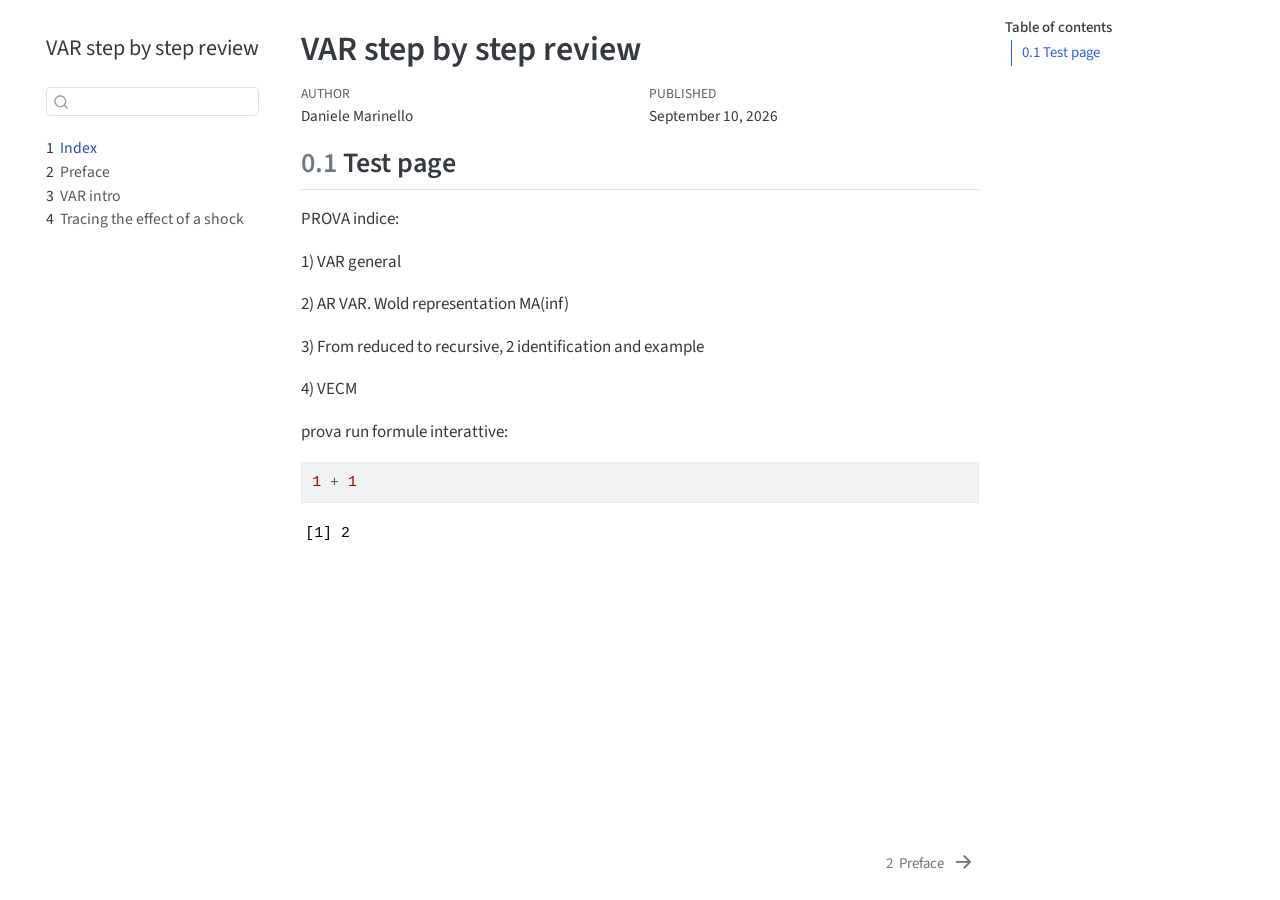
<file: index.html>
<!DOCTYPE html>
<html xmlns="http://www.w3.org/1999/xhtml" lang="en" xml:lang="en"><head>

<meta charset="utf-8">
<meta name="generator" content="quarto-1.9.37">

<meta name="viewport" content="width=device-width, initial-scale=1.0, user-scalable=yes">

<meta name="author" content="Daniele Marinello">
<meta name="dcterms.date" content="2026-09-10">

<title>VAR step by step review</title>
<style>
/* Default styles provided by pandoc.
** See https://pandoc.org/MANUAL.html#variables-for-html for config info.
*/
code{white-space: pre-wrap;}
span.smallcaps{font-variant: small-caps;}
div.columns{display: flex; gap: min(4vw, 1.5em);}
div.column{flex: auto; overflow-x: auto;}
div.hanging-indent{margin-left: 1.5em; text-indent: -1.5em;}
ul.task-list{list-style: none;}
ul.task-list li input[type="checkbox"] {
  width: 0.8em;
  margin: 0 0.8em 0.2em -1em; /* quarto-specific, see https://github.com/quarto-dev/quarto-cli/issues/4556 */ 
  vertical-align: middle;
}
/* CSS for syntax highlighting */
html { -webkit-text-size-adjust: 100%; }
pre > code.sourceCode { white-space: pre; position: relative; }
pre > code.sourceCode > span { display: inline-block; line-height: 1.25; }
pre > code.sourceCode > span:empty { height: 1.2em; }
.sourceCode { overflow: visible; }
code.sourceCode > span { color: inherit; text-decoration: inherit; }
div.sourceCode { margin: 1em 0; }
pre.sourceCode { margin: 0; }
@media screen {
div.sourceCode { overflow: auto; }
}
@media print {
pre > code.sourceCode { white-space: pre-wrap; }
pre > code.sourceCode > span { text-indent: -5em; padding-left: 5em; }
}
pre.numberSource code
  { counter-reset: source-line 0; }
pre.numberSource code > span
  { position: relative; left: -4em; counter-increment: source-line; }
pre.numberSource code > span > a:first-child::before
  { content: counter(source-line);
    position: relative; left: -1em; text-align: right; vertical-align: baseline;
    border: none; display: inline-block;
    -webkit-touch-callout: none; -webkit-user-select: none;
    -khtml-user-select: none; -moz-user-select: none;
    -ms-user-select: none; user-select: none;
    padding: 0 4px; width: 4em;
  }
pre.numberSource { margin-left: 3em;  padding-left: 4px; }
div.sourceCode
  {   }
@media screen {
pre > code.sourceCode > span > a:first-child::before { text-decoration: underline; }
}
</style>


<script src="site_libs/quarto-nav/quarto-nav.js"></script>
<script src="site_libs/quarto-nav/headroom.min.js"></script>
<script src="site_libs/clipboard/clipboard.min.js"></script>
<script src="site_libs/quarto-search/autocomplete.umd.js"></script>
<script src="site_libs/quarto-search/fuse.min.js"></script>
<script src="site_libs/quarto-search/quarto-search.js"></script>
<meta name="quarto:offset" content="./">
<link href="./preface.html" rel="next">
<script src="site_libs/quarto-html/quarto.js" type="module"></script>
<script src="site_libs/quarto-html/tabsets/tabsets.js" type="module"></script>
<script src="site_libs/quarto-html/popper.min.js"></script>
<script src="site_libs/quarto-html/tippy.umd.min.js"></script>
<script src="site_libs/quarto-html/anchor.min.js"></script>
<link href="site_libs/quarto-html/tippy.css" rel="stylesheet">
<link href="site_libs/quarto-html/quarto-syntax-highlighting-7f8f88aac4f3542376d5c11b86a4c14d.css" rel="stylesheet" id="quarto-text-highlighting-styles">
<script src="site_libs/bootstrap/bootstrap.min.js"></script>
<link href="site_libs/bootstrap/bootstrap-icons.css" rel="stylesheet">
<link href="site_libs/bootstrap/bootstrap-5ccb035bea26c1e21f80f44cf7c27909.min.css" rel="stylesheet" append-hash="true" id="quarto-bootstrap" data-mode="light">
<script id="quarto-search-options" type="application/json">{
  "location": "sidebar",
  "copy-button": false,
  "collapse-after": 3,
  "panel-placement": "start",
  "type": "textbox",
  "limit": 50,
  "keyboard-shortcut": [
    "f",
    "/",
    "s"
  ],
  "show-item-context": false,
  "language": {
    "search-no-results-text": "No results",
    "search-matching-documents-text": "matching documents",
    "search-copy-link-title": "Copy link to search",
    "search-hide-matches-text": "Hide additional matches",
    "search-more-match-text": "more match in this document",
    "search-more-matches-text": "more matches in this document",
    "search-clear-button-title": "Clear",
    "search-text-placeholder": "",
    "search-detached-cancel-button-title": "Cancel",
    "search-submit-button-title": "Submit",
    "search-label": "Search"
  }
}</script>


<link rel="stylesheet" href="styles.css">
</head>

<body class="nav-sidebar floating quarto-light">

<div id="quarto-search-results"></div>
  <header id="quarto-header" class="headroom fixed-top">
  <nav class="quarto-secondary-nav">
    <div class="container-fluid d-flex">
      <button type="button" class="quarto-btn-toggle btn" data-bs-toggle="collapse" role="button" data-bs-target=".quarto-sidebar-collapse-item" aria-controls="quarto-sidebar" aria-expanded="false" aria-label="Toggle sidebar navigation" onclick="if (window.quartoToggleHeadroom) { window.quartoToggleHeadroom(); }">
        <i class="bi bi-layout-text-sidebar-reverse"></i>
      </button>
        <nav class="quarto-page-breadcrumbs" aria-label="breadcrumb"><ol class="breadcrumb"><li class="breadcrumb-item"><a href="./index.html"><span class="chapter-number">1</span>&nbsp; <span class="chapter-title">Index</span></a></li></ol></nav>
        <a class="flex-grow-1" role="navigation" data-bs-toggle="collapse" data-bs-target=".quarto-sidebar-collapse-item" aria-controls="quarto-sidebar" aria-expanded="false" aria-label="Toggle sidebar navigation" onclick="if (window.quartoToggleHeadroom) { window.quartoToggleHeadroom(); }">      
        </a>
      <button type="button" class="btn quarto-search-button" aria-label="Search" onclick="window.quartoOpenSearch();">
        <i class="bi bi-search"></i>
      </button>
    </div>
  </nav>
</header>
<!-- content -->
<div id="quarto-content" class="quarto-container page-columns page-rows-contents page-layout-article">
<!-- sidebar -->
  <nav id="quarto-sidebar" class="sidebar collapse collapse-horizontal quarto-sidebar-collapse-item sidebar-navigation floating overflow-auto">
    <div class="pt-lg-2 mt-2 text-left sidebar-header">
    <div class="sidebar-title mb-0 py-0">
      <a href="./">VAR step by step review</a> 
    </div>
      </div>
        <div class="mt-2 flex-shrink-0 align-items-center">
        <div class="sidebar-search">
        <div id="quarto-search" class="" title="Search"></div>
        </div>
        </div>
    <div class="sidebar-menu-container"> 
    <ul class="list-unstyled mt-1">
        <li class="sidebar-item">
  <div class="sidebar-item-container"> 
  <a href="./index.html" class="sidebar-item-text sidebar-link active">
 <span class="menu-text"><span class="chapter-number">1</span>&nbsp; <span class="chapter-title">Index</span></span></a>
  </div>
</li>
        <li class="sidebar-item">
  <div class="sidebar-item-container"> 
  <a href="./preface.html" class="sidebar-item-text sidebar-link">
 <span class="menu-text"><span class="chapter-number">2</span>&nbsp; <span class="chapter-title">Preface</span></span></a>
  </div>
</li>
        <li class="sidebar-item">
  <div class="sidebar-item-container"> 
  <a href="./01-what-is-var.html" class="sidebar-item-text sidebar-link">
 <span class="menu-text"><span class="chapter-number">3</span>&nbsp; <span class="chapter-title">VAR intro</span></span></a>
  </div>
</li>
        <li class="sidebar-item">
  <div class="sidebar-item-container"> 
  <a href="./02-from-ar-to-var.html" class="sidebar-item-text sidebar-link">
 <span class="menu-text"><span class="chapter-number">4</span>&nbsp; <span class="chapter-title">Tracing the effect of a shock</span></span></a>
  </div>
</li>
    </ul>
    </div>
</nav>
<div id="quarto-sidebar-glass" class="quarto-sidebar-collapse-item" data-bs-toggle="collapse" data-bs-target=".quarto-sidebar-collapse-item"></div>
<!-- margin-sidebar -->
    <div id="quarto-margin-sidebar" class="sidebar margin-sidebar">
        <nav id="TOC" role="doc-toc" class="toc-active">
    <h2 id="toc-title">Table of contents</h2>
   
  <ul>
  <li><a href="#test-page" id="toc-test-page" class="nav-link active" data-scroll-target="#test-page"><span class="header-section-number">0.1</span> Test page</a></li>
  </ul>
</nav>
    </div>
<!-- main -->
<main class="content" id="quarto-document-content">

<header id="title-block-header" class="quarto-title-block default">
<div class="quarto-title">
<h1 class="title">VAR step by step review</h1>
</div>



<div class="quarto-title-meta">

    <div>
    <div class="quarto-title-meta-heading">Author</div>
    <div class="quarto-title-meta-contents">
             <p>Daniele Marinello </p>
          </div>
  </div>
    
    <div>
    <div class="quarto-title-meta-heading">Published</div>
    <div class="quarto-title-meta-contents">
      <p class="date">September 10, 2026</p>
    </div>
  </div>
  
    
  </div>
  


</header>


<section id="test-page" class="level2" data-number="0.1">
<h2 data-number="0.1" class="anchored" data-anchor-id="test-page"><span class="header-section-number">0.1</span> Test page</h2>
<p>PROVA indice:</p>
<p>1) VAR general</p>
<p>2) AR VAR. Wold representation MA(inf)</p>
<p>3) From reduced to recursive, 2 identification and example</p>
<p>4) VECM</p>
<p>prova run formule interattive:</p>
<div class="cell">
<div class="code-copy-outer-scaffold"><div class="sourceCode cell-code" id="cb1"><pre class="sourceCode r code-with-copy"><code class="sourceCode r"><span id="cb1-1"><a href="#cb1-1" aria-hidden="true" tabindex="-1"></a><span class="dv">1</span> <span class="sc">+</span> <span class="dv">1</span></span></code></pre></div><button title="Copy to Clipboard" class="code-copy-button"><i class="bi"></i></button></div>
<div class="cell-output cell-output-stdout">
<pre><code>[1] 2</code></pre>
</div>
</div>


</section>

</main> <!-- /main -->
<script id="quarto-html-after-body" type="application/javascript">
  window.document.addEventListener("DOMContentLoaded", function (event) {
    const icon = "";
    const anchorJS = new window.AnchorJS();
    anchorJS.options = {
      placement: 'right',
      icon: icon
    };
    anchorJS.add('.anchored');
    const isCodeAnnotation = (el) => {
      for (const clz of el.classList) {
        if (clz.startsWith('code-annotation-')) {                     
          return true;
        }
      }
      return false;
    }
    const onCopySuccess = function(e) {
      // button target
      const button = e.trigger;
      // don't keep focus
      button.blur();
      // flash "checked"
      button.classList.add('code-copy-button-checked');
      var currentTitle = button.getAttribute("title");
      button.setAttribute("title", "Copied!");
      let tooltip;
      if (window.bootstrap) {
        button.setAttribute("data-bs-toggle", "tooltip");
        button.setAttribute("data-bs-placement", "left");
        button.setAttribute("data-bs-title", "Copied!");
        tooltip = new bootstrap.Tooltip(button, 
          { trigger: "manual", 
            customClass: "code-copy-button-tooltip",
            offset: [0, -8]});
        tooltip.show();    
      }
      setTimeout(function() {
        if (tooltip) {
          tooltip.hide();
          button.removeAttribute("data-bs-title");
          button.removeAttribute("data-bs-toggle");
          button.removeAttribute("data-bs-placement");
        }
        button.setAttribute("title", currentTitle);
        button.classList.remove('code-copy-button-checked');
      }, 1000);
      // clear code selection
      e.clearSelection();
    }
    const getTextToCopy = function(trigger) {
      const outerScaffold = trigger.parentElement.cloneNode(true);
      const codeEl = outerScaffold.querySelector('code');
      for (const childEl of codeEl.children) {
        if (isCodeAnnotation(childEl)) {
          childEl.remove();
        }
      }
      return codeEl.innerText;
    }
    const clipboard = new window.ClipboardJS('.code-copy-button:not([data-in-quarto-modal])', {
      text: getTextToCopy
    });
    clipboard.on('success', onCopySuccess);
    if (window.document.getElementById('quarto-embedded-source-code-modal')) {
      const clipboardModal = new window.ClipboardJS('.code-copy-button[data-in-quarto-modal]', {
        text: getTextToCopy,
        container: window.document.getElementById('quarto-embedded-source-code-modal')
      });
      clipboardModal.on('success', onCopySuccess);
    }
      var localhostRegex = new RegExp(/^(?:http|https):\/\/localhost\:?[0-9]*\//);
      var mailtoRegex = new RegExp(/^mailto:/);
        var filterRegex = new RegExp('/' + window.location.host + '/');
      var isInternal = (href) => {
          return filterRegex.test(href) || localhostRegex.test(href) || mailtoRegex.test(href);
      }
      // Inspect non-navigation links and adorn them if external
     var links = window.document.querySelectorAll('a[href]:not(.nav-link):not(.navbar-brand):not(.toc-action):not(.sidebar-link):not(.sidebar-item-toggle):not(.pagination-link):not(.no-external):not([aria-hidden]):not(.dropdown-item):not(.quarto-navigation-tool):not(.about-link)');
      for (var i=0; i<links.length; i++) {
        const link = links[i];
        if (!isInternal(link.href)) {
          // undo the damage that might have been done by quarto-nav.js in the case of
          // links that we want to consider external
          if (link.dataset.originalHref !== undefined) {
            link.href = link.dataset.originalHref;
          }
        }
      }
    function tippyHover(el, contentFn, onTriggerFn, onUntriggerFn) {
      const config = {
        allowHTML: true,
        maxWidth: 500,
        delay: 100,
        arrow: false,
        appendTo: function(el) {
            return el.parentElement;
        },
        interactive: true,
        interactiveBorder: 10,
        theme: 'quarto',
        placement: 'bottom-start',
      };
      if (contentFn) {
        config.content = contentFn;
      }
      if (onTriggerFn) {
        config.onTrigger = onTriggerFn;
      }
      if (onUntriggerFn) {
        config.onUntrigger = onUntriggerFn;
      }
      window.tippy(el, config); 
    }
    const noterefs = window.document.querySelectorAll('a[role="doc-noteref"]');
    for (var i=0; i<noterefs.length; i++) {
      const ref = noterefs[i];
      tippyHover(ref, function() {
        // use id or data attribute instead here
        let href = ref.getAttribute('data-footnote-href') || ref.getAttribute('href');
        try { href = new URL(href).hash; } catch {}
        const id = href.replace(/^#\/?/, "");
        const note = window.document.getElementById(id);
        if (note) {
          return note.innerHTML;
        } else {
          return "";
        }
      });
    }
    const xrefs = window.document.querySelectorAll('a.quarto-xref');
    const processXRef = (id, note) => {
      // Strip column container classes
      const stripColumnClz = (el) => {
        el.classList.remove("page-full", "page-columns");
        if (el.children) {
          for (const child of el.children) {
            stripColumnClz(child);
          }
        }
      }
      stripColumnClz(note)
      if (id === null || id.startsWith('sec-')) {
        // Special case sections, only their first couple elements
        const container = document.createElement("div");
        if (note.children && note.children.length > 2) {
          container.appendChild(note.children[0].cloneNode(true));
          for (let i = 1; i < note.children.length; i++) {
            const child = note.children[i];
            if (child.tagName === "P" && child.innerText === "") {
              continue;
            } else {
              container.appendChild(child.cloneNode(true));
              break;
            }
          }
          if (window.Quarto?.typesetMath) {
            window.Quarto.typesetMath(container);
          }
          return container.innerHTML
        } else {
          if (window.Quarto?.typesetMath) {
            window.Quarto.typesetMath(note);
          }
          return note.innerHTML;
        }
      } else {
        // Remove any anchor links if they are present
        const anchorLink = note.querySelector('a.anchorjs-link');
        if (anchorLink) {
          anchorLink.remove();
        }
        if (window.Quarto?.typesetMath) {
          window.Quarto.typesetMath(note);
        }
        if (note.classList.contains("callout")) {
          return note.outerHTML;
        } else {
          return note.innerHTML;
        }
      }
    }
    for (var i=0; i<xrefs.length; i++) {
      const xref = xrefs[i];
      tippyHover(xref, undefined, function(instance) {
        instance.disable();
        let url = xref.getAttribute('href');
        let hash = undefined; 
        if (url.startsWith('#')) {
          hash = url;
        } else {
          try { hash = new URL(url).hash; } catch {}
        }
        if (hash) {
          const id = hash.replace(/^#\/?/, "");
          const note = window.document.getElementById(id);
          if (note !== null) {
            try {
              const html = processXRef(id, note.cloneNode(true));
              instance.setContent(html);
            } finally {
              instance.enable();
              instance.show();
            }
          } else {
            // See if we can fetch this
            fetch(url.split('#')[0])
            .then(res => res.text())
            .then(html => {
              const parser = new DOMParser();
              const htmlDoc = parser.parseFromString(html, "text/html");
              const note = htmlDoc.getElementById(id);
              if (note !== null) {
                const html = processXRef(id, note);
                instance.setContent(html);
              } 
            }).finally(() => {
              instance.enable();
              instance.show();
            });
          }
        } else {
          // See if we can fetch a full url (with no hash to target)
          // This is a special case and we should probably do some content thinning / targeting
          fetch(url)
          .then(res => res.text())
          .then(html => {
            const parser = new DOMParser();
            const htmlDoc = parser.parseFromString(html, "text/html");
            const note = htmlDoc.querySelector('main.content');
            if (note !== null) {
              // This should only happen for chapter cross references
              // (since there is no id in the URL)
              // remove the first header
              if (note.children.length > 0 && note.children[0].tagName === "HEADER") {
                note.children[0].remove();
              }
              const html = processXRef(null, note);
              instance.setContent(html);
            } 
          }).finally(() => {
            instance.enable();
            instance.show();
          });
        }
      }, function(instance) {
      });
    }
        let selectedAnnoteEl;
        const selectorForAnnotation = ( cell, annotation) => {
          let cellAttr = 'data-code-cell="' + cell + '"';
          let lineAttr = 'data-code-annotation="' +  annotation + '"';
          const selector = 'span[' + cellAttr + '][' + lineAttr + ']';
          return selector;
        }
        const selectCodeLines = (annoteEl) => {
          const doc = window.document;
          const targetCell = annoteEl.getAttribute("data-target-cell");
          const targetAnnotation = annoteEl.getAttribute("data-target-annotation");
          const annoteSpan = window.document.querySelector(selectorForAnnotation(targetCell, targetAnnotation));
          const lines = annoteSpan.getAttribute("data-code-lines").split(",");
          const lineIds = lines.map((line) => {
            return targetCell + "-" + line;
          })
          let top = null;
          let height = null;
          let parent = null;
          if (lineIds.length > 0) {
              //compute the position of the single el (top and bottom and make a div)
              const el = window.document.getElementById(lineIds[0]);
              top = el.offsetTop;
              height = el.offsetHeight;
              parent = el.parentElement.parentElement;
            if (lineIds.length > 1) {
              const lastEl = window.document.getElementById(lineIds[lineIds.length - 1]);
              const bottom = lastEl.offsetTop + lastEl.offsetHeight;
              height = bottom - top;
            }
            if (top !== null && height !== null && parent !== null) {
              // cook up a div (if necessary) and position it 
              let div = window.document.getElementById("code-annotation-line-highlight");
              if (div === null) {
                div = window.document.createElement("div");
                div.setAttribute("id", "code-annotation-line-highlight");
                div.style.position = 'absolute';
                parent.appendChild(div);
              }
              div.style.top = top - 2 + "px";
              div.style.height = height + 4 + "px";
              div.style.left = 0;
              let gutterDiv = window.document.getElementById("code-annotation-line-highlight-gutter");
              if (gutterDiv === null) {
                gutterDiv = window.document.createElement("div");
                gutterDiv.setAttribute("id", "code-annotation-line-highlight-gutter");
                gutterDiv.style.position = 'absolute';
                const codeCell = window.document.getElementById(targetCell);
                const gutter = codeCell.querySelector('.code-annotation-gutter');
                gutter.appendChild(gutterDiv);
              }
              gutterDiv.style.top = top - 2 + "px";
              gutterDiv.style.height = height + 4 + "px";
            }
            selectedAnnoteEl = annoteEl;
          }
        };
        const unselectCodeLines = () => {
          const elementsIds = ["code-annotation-line-highlight", "code-annotation-line-highlight-gutter"];
          elementsIds.forEach((elId) => {
            const div = window.document.getElementById(elId);
            if (div) {
              div.remove();
            }
          });
          selectedAnnoteEl = undefined;
        };
          // Handle positioning of the toggle
      window.addEventListener(
        "resize",
        throttle(() => {
          elRect = undefined;
          if (selectedAnnoteEl) {
            selectCodeLines(selectedAnnoteEl);
          }
        }, 10)
      );
      function throttle(fn, ms) {
      let throttle = false;
      let timer;
        return (...args) => {
          if(!throttle) { // first call gets through
              fn.apply(this, args);
              throttle = true;
          } else { // all the others get throttled
              if(timer) clearTimeout(timer); // cancel #2
              timer = setTimeout(() => {
                fn.apply(this, args);
                timer = throttle = false;
              }, ms);
          }
        };
      }
        // Attach click handler to the DT
        const annoteDls = window.document.querySelectorAll('dt[data-target-cell]');
        for (const annoteDlNode of annoteDls) {
          annoteDlNode.addEventListener('click', (event) => {
            const clickedEl = event.target;
            if (clickedEl !== selectedAnnoteEl) {
              unselectCodeLines();
              const activeEl = window.document.querySelector('dt[data-target-cell].code-annotation-active');
              if (activeEl) {
                activeEl.classList.remove('code-annotation-active');
              }
              selectCodeLines(clickedEl);
              clickedEl.classList.add('code-annotation-active');
            } else {
              // Unselect the line
              unselectCodeLines();
              clickedEl.classList.remove('code-annotation-active');
            }
          });
        }
    const findCites = (el) => {
      const parentEl = el.parentElement;
      if (parentEl) {
        const cites = parentEl.dataset.cites;
        if (cites) {
          return {
            el,
            cites: cites.split(' ')
          };
        } else {
          return findCites(el.parentElement)
        }
      } else {
        return undefined;
      }
    };
    var bibliorefs = window.document.querySelectorAll('a[role="doc-biblioref"]');
    for (var i=0; i<bibliorefs.length; i++) {
      const ref = bibliorefs[i];
      const citeInfo = findCites(ref);
      if (citeInfo) {
        tippyHover(citeInfo.el, function() {
          var popup = window.document.createElement('div');
          citeInfo.cites.forEach(function(cite) {
            var citeDiv = window.document.createElement('div');
            citeDiv.classList.add('hanging-indent');
            citeDiv.classList.add('csl-entry');
            var biblioDiv = window.document.getElementById('ref-' + cite);
            if (biblioDiv) {
              citeDiv.innerHTML = biblioDiv.innerHTML;
            }
            popup.appendChild(citeDiv);
          });
          return popup.innerHTML;
        });
      }
    }
  });
  </script>
<nav class="page-navigation">
  <div class="nav-page nav-page-previous">
  </div>
  <div class="nav-page nav-page-next">
      <a href="./preface.html" class="pagination-link" aria-label="Preface">
        <span class="nav-page-text"><span class="chapter-number">2</span>&nbsp; <span class="chapter-title">Preface</span></span> <i class="bi bi-arrow-right-short"></i>
      </a>
  </div>
</nav>
</div> <!-- /content -->




</body></html>
</file>
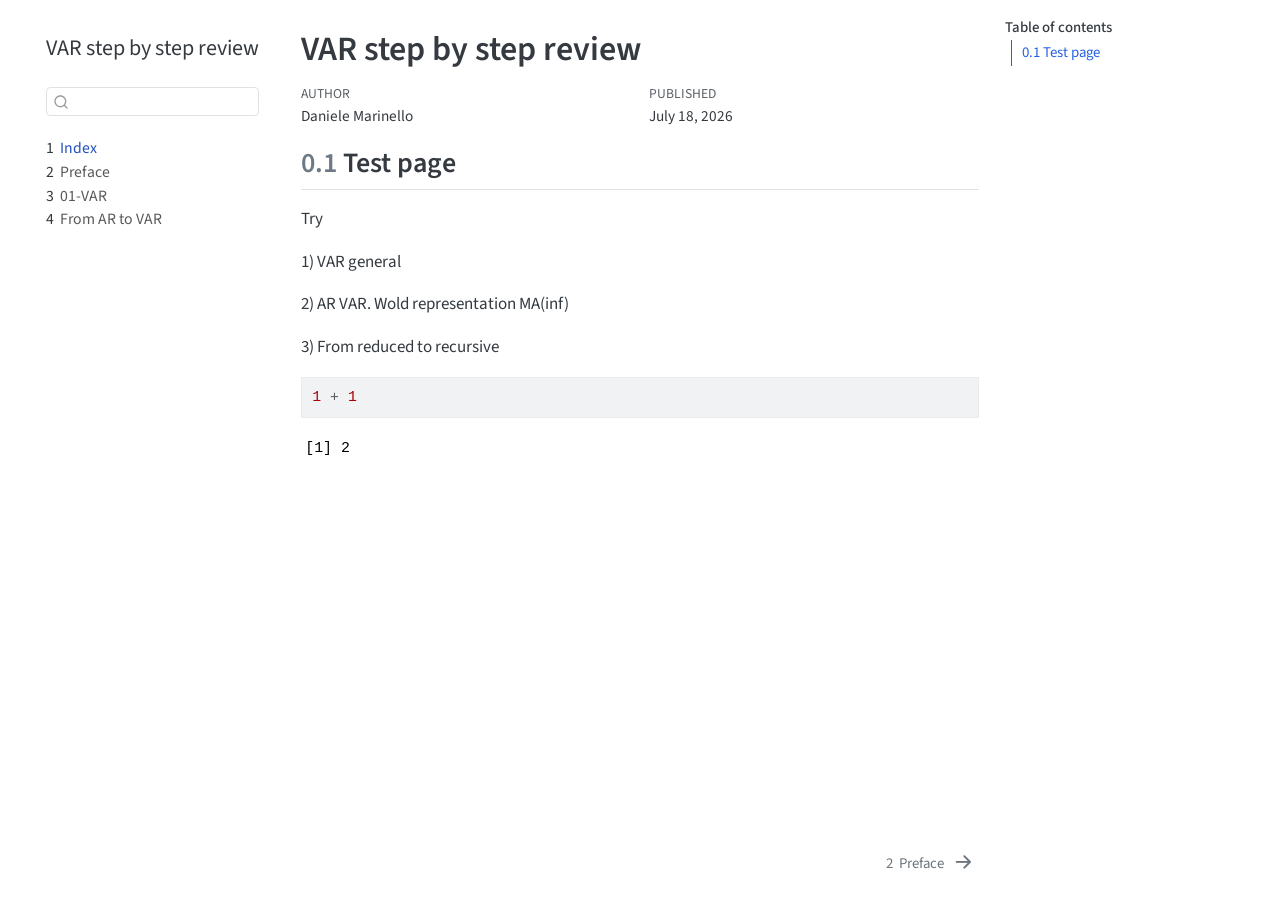
<file: _book/index.html>
<!DOCTYPE html>
<html xmlns="http://www.w3.org/1999/xhtml" lang="en" xml:lang="en"><head>

<meta charset="utf-8">
<meta name="generator" content="quarto-1.9.37">

<meta name="viewport" content="width=device-width, initial-scale=1.0, user-scalable=yes">

<meta name="author" content="Daniele Marinello">
<meta name="dcterms.date" content="2026-07-18">

<title>VAR step by step review</title>
<style>
/* Default styles provided by pandoc.
** See https://pandoc.org/MANUAL.html#variables-for-html for config info.
*/
code{white-space: pre-wrap;}
span.smallcaps{font-variant: small-caps;}
div.columns{display: flex; gap: min(4vw, 1.5em);}
div.column{flex: auto; overflow-x: auto;}
div.hanging-indent{margin-left: 1.5em; text-indent: -1.5em;}
ul.task-list{list-style: none;}
ul.task-list li input[type="checkbox"] {
  width: 0.8em;
  margin: 0 0.8em 0.2em -1em; /* quarto-specific, see https://github.com/quarto-dev/quarto-cli/issues/4556 */ 
  vertical-align: middle;
}
/* CSS for syntax highlighting */
html { -webkit-text-size-adjust: 100%; }
pre > code.sourceCode { white-space: pre; position: relative; }
pre > code.sourceCode > span { display: inline-block; line-height: 1.25; }
pre > code.sourceCode > span:empty { height: 1.2em; }
.sourceCode { overflow: visible; }
code.sourceCode > span { color: inherit; text-decoration: inherit; }
div.sourceCode { margin: 1em 0; }
pre.sourceCode { margin: 0; }
@media screen {
div.sourceCode { overflow: auto; }
}
@media print {
pre > code.sourceCode { white-space: pre-wrap; }
pre > code.sourceCode > span { text-indent: -5em; padding-left: 5em; }
}
pre.numberSource code
  { counter-reset: source-line 0; }
pre.numberSource code > span
  { position: relative; left: -4em; counter-increment: source-line; }
pre.numberSource code > span > a:first-child::before
  { content: counter(source-line);
    position: relative; left: -1em; text-align: right; vertical-align: baseline;
    border: none; display: inline-block;
    -webkit-touch-callout: none; -webkit-user-select: none;
    -khtml-user-select: none; -moz-user-select: none;
    -ms-user-select: none; user-select: none;
    padding: 0 4px; width: 4em;
  }
pre.numberSource { margin-left: 3em;  padding-left: 4px; }
div.sourceCode
  {   }
@media screen {
pre > code.sourceCode > span > a:first-child::before { text-decoration: underline; }
}
</style>


<script src="site_libs/quarto-nav/quarto-nav.js"></script>
<script src="site_libs/quarto-nav/headroom.min.js"></script>
<script src="site_libs/clipboard/clipboard.min.js"></script>
<script src="site_libs/quarto-search/autocomplete.umd.js"></script>
<script src="site_libs/quarto-search/fuse.min.js"></script>
<script src="site_libs/quarto-search/quarto-search.js"></script>
<meta name="quarto:offset" content="./">
<link href="./preface.html" rel="next">
<script src="site_libs/quarto-html/quarto.js" type="module"></script>
<script src="site_libs/quarto-html/tabsets/tabsets.js" type="module"></script>
<script src="site_libs/quarto-html/popper.min.js"></script>
<script src="site_libs/quarto-html/tippy.umd.min.js"></script>
<script src="site_libs/quarto-html/anchor.min.js"></script>
<link href="site_libs/quarto-html/tippy.css" rel="stylesheet">
<link href="site_libs/quarto-html/quarto-syntax-highlighting-7f8f88aac4f3542376d5c11b86a4c14d.css" rel="stylesheet" id="quarto-text-highlighting-styles">
<script src="site_libs/bootstrap/bootstrap.min.js"></script>
<link href="site_libs/bootstrap/bootstrap-icons.css" rel="stylesheet">
<link href="site_libs/bootstrap/bootstrap-5ccb035bea26c1e21f80f44cf7c27909.min.css" rel="stylesheet" append-hash="true" id="quarto-bootstrap" data-mode="light">
<script id="quarto-search-options" type="application/json">{
  "location": "sidebar",
  "copy-button": false,
  "collapse-after": 3,
  "panel-placement": "start",
  "type": "textbox",
  "limit": 50,
  "keyboard-shortcut": [
    "f",
    "/",
    "s"
  ],
  "show-item-context": false,
  "language": {
    "search-no-results-text": "No results",
    "search-matching-documents-text": "matching documents",
    "search-copy-link-title": "Copy link to search",
    "search-hide-matches-text": "Hide additional matches",
    "search-more-match-text": "more match in this document",
    "search-more-matches-text": "more matches in this document",
    "search-clear-button-title": "Clear",
    "search-text-placeholder": "",
    "search-detached-cancel-button-title": "Cancel",
    "search-submit-button-title": "Submit",
    "search-label": "Search"
  }
}</script>


<link rel="stylesheet" href="styles.css">
</head>

<body class="nav-sidebar floating quarto-light">

<div id="quarto-search-results"></div>
  <header id="quarto-header" class="headroom fixed-top">
  <nav class="quarto-secondary-nav">
    <div class="container-fluid d-flex">
      <button type="button" class="quarto-btn-toggle btn" data-bs-toggle="collapse" role="button" data-bs-target=".quarto-sidebar-collapse-item" aria-controls="quarto-sidebar" aria-expanded="false" aria-label="Toggle sidebar navigation" onclick="if (window.quartoToggleHeadroom) { window.quartoToggleHeadroom(); }">
        <i class="bi bi-layout-text-sidebar-reverse"></i>
      </button>
        <nav class="quarto-page-breadcrumbs" aria-label="breadcrumb"><ol class="breadcrumb"><li class="breadcrumb-item"><a href="./index.html"><span class="chapter-number">1</span>&nbsp; <span class="chapter-title">Index</span></a></li></ol></nav>
        <a class="flex-grow-1" role="navigation" data-bs-toggle="collapse" data-bs-target=".quarto-sidebar-collapse-item" aria-controls="quarto-sidebar" aria-expanded="false" aria-label="Toggle sidebar navigation" onclick="if (window.quartoToggleHeadroom) { window.quartoToggleHeadroom(); }">      
        </a>
      <button type="button" class="btn quarto-search-button" aria-label="Search" onclick="window.quartoOpenSearch();">
        <i class="bi bi-search"></i>
      </button>
    </div>
  </nav>
</header>
<!-- content -->
<div id="quarto-content" class="quarto-container page-columns page-rows-contents page-layout-article">
<!-- sidebar -->
  <nav id="quarto-sidebar" class="sidebar collapse collapse-horizontal quarto-sidebar-collapse-item sidebar-navigation floating overflow-auto">
    <div class="pt-lg-2 mt-2 text-left sidebar-header">
    <div class="sidebar-title mb-0 py-0">
      <a href="./">VAR step by step review</a> 
    </div>
      </div>
        <div class="mt-2 flex-shrink-0 align-items-center">
        <div class="sidebar-search">
        <div id="quarto-search" class="" title="Search"></div>
        </div>
        </div>
    <div class="sidebar-menu-container"> 
    <ul class="list-unstyled mt-1">
        <li class="sidebar-item">
  <div class="sidebar-item-container"> 
  <a href="./index.html" class="sidebar-item-text sidebar-link active">
 <span class="menu-text"><span class="chapter-number">1</span>&nbsp; <span class="chapter-title">Index</span></span></a>
  </div>
</li>
        <li class="sidebar-item">
  <div class="sidebar-item-container"> 
  <a href="./preface.html" class="sidebar-item-text sidebar-link">
 <span class="menu-text"><span class="chapter-number">2</span>&nbsp; <span class="chapter-title">Preface</span></span></a>
  </div>
</li>
        <li class="sidebar-item">
  <div class="sidebar-item-container"> 
  <a href="./01-what-is-var.html" class="sidebar-item-text sidebar-link">
 <span class="menu-text"><span class="chapter-number">3</span>&nbsp; <span class="chapter-title">01-VAR</span></span></a>
  </div>
</li>
        <li class="sidebar-item">
  <div class="sidebar-item-container"> 
  <a href="./02-from-ar-to-var.html" class="sidebar-item-text sidebar-link">
 <span class="menu-text"><span class="chapter-number">4</span>&nbsp; <span class="chapter-title">From AR to VAR</span></span></a>
  </div>
</li>
    </ul>
    </div>
</nav>
<div id="quarto-sidebar-glass" class="quarto-sidebar-collapse-item" data-bs-toggle="collapse" data-bs-target=".quarto-sidebar-collapse-item"></div>
<!-- margin-sidebar -->
    <div id="quarto-margin-sidebar" class="sidebar margin-sidebar">
        <nav id="TOC" role="doc-toc" class="toc-active">
    <h2 id="toc-title">Table of contents</h2>
   
  <ul>
  <li><a href="#test-page" id="toc-test-page" class="nav-link active" data-scroll-target="#test-page"><span class="header-section-number">0.1</span> Test page</a></li>
  </ul>
</nav>
    </div>
<!-- main -->
<main class="content" id="quarto-document-content">

<header id="title-block-header" class="quarto-title-block default">
<div class="quarto-title">
<h1 class="title">VAR step by step review</h1>
</div>



<div class="quarto-title-meta">

    <div>
    <div class="quarto-title-meta-heading">Author</div>
    <div class="quarto-title-meta-contents">
             <p>Daniele Marinello </p>
          </div>
  </div>
    
    <div>
    <div class="quarto-title-meta-heading">Published</div>
    <div class="quarto-title-meta-contents">
      <p class="date">July 18, 2026</p>
    </div>
  </div>
  
    
  </div>
  


</header>


<section id="test-page" class="level2" data-number="0.1">
<h2 data-number="0.1" class="anchored" data-anchor-id="test-page"><span class="header-section-number">0.1</span> Test page</h2>
<p>Try</p>
<p>1) VAR general</p>
<p>2) AR VAR. Wold representation MA(inf)</p>
<p>3) From reduced to recursive</p>
<div class="cell">
<div class="code-copy-outer-scaffold"><div class="sourceCode cell-code" id="cb1"><pre class="sourceCode r code-with-copy"><code class="sourceCode r"><span id="cb1-1"><a href="#cb1-1" aria-hidden="true" tabindex="-1"></a><span class="dv">1</span> <span class="sc">+</span> <span class="dv">1</span></span></code></pre></div><button title="Copy to Clipboard" class="code-copy-button"><i class="bi"></i></button></div>
<div class="cell-output cell-output-stdout">
<pre><code>[1] 2</code></pre>
</div>
</div>


</section>

</main> <!-- /main -->
<script id="quarto-html-after-body" type="application/javascript">
  window.document.addEventListener("DOMContentLoaded", function (event) {
    const icon = "";
    const anchorJS = new window.AnchorJS();
    anchorJS.options = {
      placement: 'right',
      icon: icon
    };
    anchorJS.add('.anchored');
    const isCodeAnnotation = (el) => {
      for (const clz of el.classList) {
        if (clz.startsWith('code-annotation-')) {                     
          return true;
        }
      }
      return false;
    }
    const onCopySuccess = function(e) {
      // button target
      const button = e.trigger;
      // don't keep focus
      button.blur();
      // flash "checked"
      button.classList.add('code-copy-button-checked');
      var currentTitle = button.getAttribute("title");
      button.setAttribute("title", "Copied!");
      let tooltip;
      if (window.bootstrap) {
        button.setAttribute("data-bs-toggle", "tooltip");
        button.setAttribute("data-bs-placement", "left");
        button.setAttribute("data-bs-title", "Copied!");
        tooltip = new bootstrap.Tooltip(button, 
          { trigger: "manual", 
            customClass: "code-copy-button-tooltip",
            offset: [0, -8]});
        tooltip.show();    
      }
      setTimeout(function() {
        if (tooltip) {
          tooltip.hide();
          button.removeAttribute("data-bs-title");
          button.removeAttribute("data-bs-toggle");
          button.removeAttribute("data-bs-placement");
        }
        button.setAttribute("title", currentTitle);
        button.classList.remove('code-copy-button-checked');
      }, 1000);
      // clear code selection
      e.clearSelection();
    }
    const getTextToCopy = function(trigger) {
      const outerScaffold = trigger.parentElement.cloneNode(true);
      const codeEl = outerScaffold.querySelector('code');
      for (const childEl of codeEl.children) {
        if (isCodeAnnotation(childEl)) {
          childEl.remove();
        }
      }
      return codeEl.innerText;
    }
    const clipboard = new window.ClipboardJS('.code-copy-button:not([data-in-quarto-modal])', {
      text: getTextToCopy
    });
    clipboard.on('success', onCopySuccess);
    if (window.document.getElementById('quarto-embedded-source-code-modal')) {
      const clipboardModal = new window.ClipboardJS('.code-copy-button[data-in-quarto-modal]', {
        text: getTextToCopy,
        container: window.document.getElementById('quarto-embedded-source-code-modal')
      });
      clipboardModal.on('success', onCopySuccess);
    }
      var localhostRegex = new RegExp(/^(?:http|https):\/\/localhost\:?[0-9]*\//);
      var mailtoRegex = new RegExp(/^mailto:/);
        var filterRegex = new RegExp('/' + window.location.host + '/');
      var isInternal = (href) => {
          return filterRegex.test(href) || localhostRegex.test(href) || mailtoRegex.test(href);
      }
      // Inspect non-navigation links and adorn them if external
     var links = window.document.querySelectorAll('a[href]:not(.nav-link):not(.navbar-brand):not(.toc-action):not(.sidebar-link):not(.sidebar-item-toggle):not(.pagination-link):not(.no-external):not([aria-hidden]):not(.dropdown-item):not(.quarto-navigation-tool):not(.about-link)');
      for (var i=0; i<links.length; i++) {
        const link = links[i];
        if (!isInternal(link.href)) {
          // undo the damage that might have been done by quarto-nav.js in the case of
          // links that we want to consider external
          if (link.dataset.originalHref !== undefined) {
            link.href = link.dataset.originalHref;
          }
        }
      }
    function tippyHover(el, contentFn, onTriggerFn, onUntriggerFn) {
      const config = {
        allowHTML: true,
        maxWidth: 500,
        delay: 100,
        arrow: false,
        appendTo: function(el) {
            return el.parentElement;
        },
        interactive: true,
        interactiveBorder: 10,
        theme: 'quarto',
        placement: 'bottom-start',
      };
      if (contentFn) {
        config.content = contentFn;
      }
      if (onTriggerFn) {
        config.onTrigger = onTriggerFn;
      }
      if (onUntriggerFn) {
        config.onUntrigger = onUntriggerFn;
      }
      window.tippy(el, config); 
    }
    const noterefs = window.document.querySelectorAll('a[role="doc-noteref"]');
    for (var i=0; i<noterefs.length; i++) {
      const ref = noterefs[i];
      tippyHover(ref, function() {
        // use id or data attribute instead here
        let href = ref.getAttribute('data-footnote-href') || ref.getAttribute('href');
        try { href = new URL(href).hash; } catch {}
        const id = href.replace(/^#\/?/, "");
        const note = window.document.getElementById(id);
        if (note) {
          return note.innerHTML;
        } else {
          return "";
        }
      });
    }
    const xrefs = window.document.querySelectorAll('a.quarto-xref');
    const processXRef = (id, note) => {
      // Strip column container classes
      const stripColumnClz = (el) => {
        el.classList.remove("page-full", "page-columns");
        if (el.children) {
          for (const child of el.children) {
            stripColumnClz(child);
          }
        }
      }
      stripColumnClz(note)
      if (id === null || id.startsWith('sec-')) {
        // Special case sections, only their first couple elements
        const container = document.createElement("div");
        if (note.children && note.children.length > 2) {
          container.appendChild(note.children[0].cloneNode(true));
          for (let i = 1; i < note.children.length; i++) {
            const child = note.children[i];
            if (child.tagName === "P" && child.innerText === "") {
              continue;
            } else {
              container.appendChild(child.cloneNode(true));
              break;
            }
          }
          if (window.Quarto?.typesetMath) {
            window.Quarto.typesetMath(container);
          }
          return container.innerHTML
        } else {
          if (window.Quarto?.typesetMath) {
            window.Quarto.typesetMath(note);
          }
          return note.innerHTML;
        }
      } else {
        // Remove any anchor links if they are present
        const anchorLink = note.querySelector('a.anchorjs-link');
        if (anchorLink) {
          anchorLink.remove();
        }
        if (window.Quarto?.typesetMath) {
          window.Quarto.typesetMath(note);
        }
        if (note.classList.contains("callout")) {
          return note.outerHTML;
        } else {
          return note.innerHTML;
        }
      }
    }
    for (var i=0; i<xrefs.length; i++) {
      const xref = xrefs[i];
      tippyHover(xref, undefined, function(instance) {
        instance.disable();
        let url = xref.getAttribute('href');
        let hash = undefined; 
        if (url.startsWith('#')) {
          hash = url;
        } else {
          try { hash = new URL(url).hash; } catch {}
        }
        if (hash) {
          const id = hash.replace(/^#\/?/, "");
          const note = window.document.getElementById(id);
          if (note !== null) {
            try {
              const html = processXRef(id, note.cloneNode(true));
              instance.setContent(html);
            } finally {
              instance.enable();
              instance.show();
            }
          } else {
            // See if we can fetch this
            fetch(url.split('#')[0])
            .then(res => res.text())
            .then(html => {
              const parser = new DOMParser();
              const htmlDoc = parser.parseFromString(html, "text/html");
              const note = htmlDoc.getElementById(id);
              if (note !== null) {
                const html = processXRef(id, note);
                instance.setContent(html);
              } 
            }).finally(() => {
              instance.enable();
              instance.show();
            });
          }
        } else {
          // See if we can fetch a full url (with no hash to target)
          // This is a special case and we should probably do some content thinning / targeting
          fetch(url)
          .then(res => res.text())
          .then(html => {
            const parser = new DOMParser();
            const htmlDoc = parser.parseFromString(html, "text/html");
            const note = htmlDoc.querySelector('main.content');
            if (note !== null) {
              // This should only happen for chapter cross references
              // (since there is no id in the URL)
              // remove the first header
              if (note.children.length > 0 && note.children[0].tagName === "HEADER") {
                note.children[0].remove();
              }
              const html = processXRef(null, note);
              instance.setContent(html);
            } 
          }).finally(() => {
            instance.enable();
            instance.show();
          });
        }
      }, function(instance) {
      });
    }
        let selectedAnnoteEl;
        const selectorForAnnotation = ( cell, annotation) => {
          let cellAttr = 'data-code-cell="' + cell + '"';
          let lineAttr = 'data-code-annotation="' +  annotation + '"';
          const selector = 'span[' + cellAttr + '][' + lineAttr + ']';
          return selector;
        }
        const selectCodeLines = (annoteEl) => {
          const doc = window.document;
          const targetCell = annoteEl.getAttribute("data-target-cell");
          const targetAnnotation = annoteEl.getAttribute("data-target-annotation");
          const annoteSpan = window.document.querySelector(selectorForAnnotation(targetCell, targetAnnotation));
          const lines = annoteSpan.getAttribute("data-code-lines").split(",");
          const lineIds = lines.map((line) => {
            return targetCell + "-" + line;
          })
          let top = null;
          let height = null;
          let parent = null;
          if (lineIds.length > 0) {
              //compute the position of the single el (top and bottom and make a div)
              const el = window.document.getElementById(lineIds[0]);
              top = el.offsetTop;
              height = el.offsetHeight;
              parent = el.parentElement.parentElement;
            if (lineIds.length > 1) {
              const lastEl = window.document.getElementById(lineIds[lineIds.length - 1]);
              const bottom = lastEl.offsetTop + lastEl.offsetHeight;
              height = bottom - top;
            }
            if (top !== null && height !== null && parent !== null) {
              // cook up a div (if necessary) and position it 
              let div = window.document.getElementById("code-annotation-line-highlight");
              if (div === null) {
                div = window.document.createElement("div");
                div.setAttribute("id", "code-annotation-line-highlight");
                div.style.position = 'absolute';
                parent.appendChild(div);
              }
              div.style.top = top - 2 + "px";
              div.style.height = height + 4 + "px";
              div.style.left = 0;
              let gutterDiv = window.document.getElementById("code-annotation-line-highlight-gutter");
              if (gutterDiv === null) {
                gutterDiv = window.document.createElement("div");
                gutterDiv.setAttribute("id", "code-annotation-line-highlight-gutter");
                gutterDiv.style.position = 'absolute';
                const codeCell = window.document.getElementById(targetCell);
                const gutter = codeCell.querySelector('.code-annotation-gutter');
                gutter.appendChild(gutterDiv);
              }
              gutterDiv.style.top = top - 2 + "px";
              gutterDiv.style.height = height + 4 + "px";
            }
            selectedAnnoteEl = annoteEl;
          }
        };
        const unselectCodeLines = () => {
          const elementsIds = ["code-annotation-line-highlight", "code-annotation-line-highlight-gutter"];
          elementsIds.forEach((elId) => {
            const div = window.document.getElementById(elId);
            if (div) {
              div.remove();
            }
          });
          selectedAnnoteEl = undefined;
        };
          // Handle positioning of the toggle
      window.addEventListener(
        "resize",
        throttle(() => {
          elRect = undefined;
          if (selectedAnnoteEl) {
            selectCodeLines(selectedAnnoteEl);
          }
        }, 10)
      );
      function throttle(fn, ms) {
      let throttle = false;
      let timer;
        return (...args) => {
          if(!throttle) { // first call gets through
              fn.apply(this, args);
              throttle = true;
          } else { // all the others get throttled
              if(timer) clearTimeout(timer); // cancel #2
              timer = setTimeout(() => {
                fn.apply(this, args);
                timer = throttle = false;
              }, ms);
          }
        };
      }
        // Attach click handler to the DT
        const annoteDls = window.document.querySelectorAll('dt[data-target-cell]');
        for (const annoteDlNode of annoteDls) {
          annoteDlNode.addEventListener('click', (event) => {
            const clickedEl = event.target;
            if (clickedEl !== selectedAnnoteEl) {
              unselectCodeLines();
              const activeEl = window.document.querySelector('dt[data-target-cell].code-annotation-active');
              if (activeEl) {
                activeEl.classList.remove('code-annotation-active');
              }
              selectCodeLines(clickedEl);
              clickedEl.classList.add('code-annotation-active');
            } else {
              // Unselect the line
              unselectCodeLines();
              clickedEl.classList.remove('code-annotation-active');
            }
          });
        }
    const findCites = (el) => {
      const parentEl = el.parentElement;
      if (parentEl) {
        const cites = parentEl.dataset.cites;
        if (cites) {
          return {
            el,
            cites: cites.split(' ')
          };
        } else {
          return findCites(el.parentElement)
        }
      } else {
        return undefined;
      }
    };
    var bibliorefs = window.document.querySelectorAll('a[role="doc-biblioref"]');
    for (var i=0; i<bibliorefs.length; i++) {
      const ref = bibliorefs[i];
      const citeInfo = findCites(ref);
      if (citeInfo) {
        tippyHover(citeInfo.el, function() {
          var popup = window.document.createElement('div');
          citeInfo.cites.forEach(function(cite) {
            var citeDiv = window.document.createElement('div');
            citeDiv.classList.add('hanging-indent');
            citeDiv.classList.add('csl-entry');
            var biblioDiv = window.document.getElementById('ref-' + cite);
            if (biblioDiv) {
              citeDiv.innerHTML = biblioDiv.innerHTML;
            }
            popup.appendChild(citeDiv);
          });
          return popup.innerHTML;
        });
      }
    }
  });
  </script>
<nav class="page-navigation">
  <div class="nav-page nav-page-previous">
  </div>
  <div class="nav-page nav-page-next">
      <a href="./preface.html" class="pagination-link" aria-label="Preface">
        <span class="nav-page-text"><span class="chapter-number">2</span>&nbsp; <span class="chapter-title">Preface</span></span> <i class="bi bi-arrow-right-short"></i>
      </a>
  </div>
</nav>
</div> <!-- /content -->




</body></html>
</file>
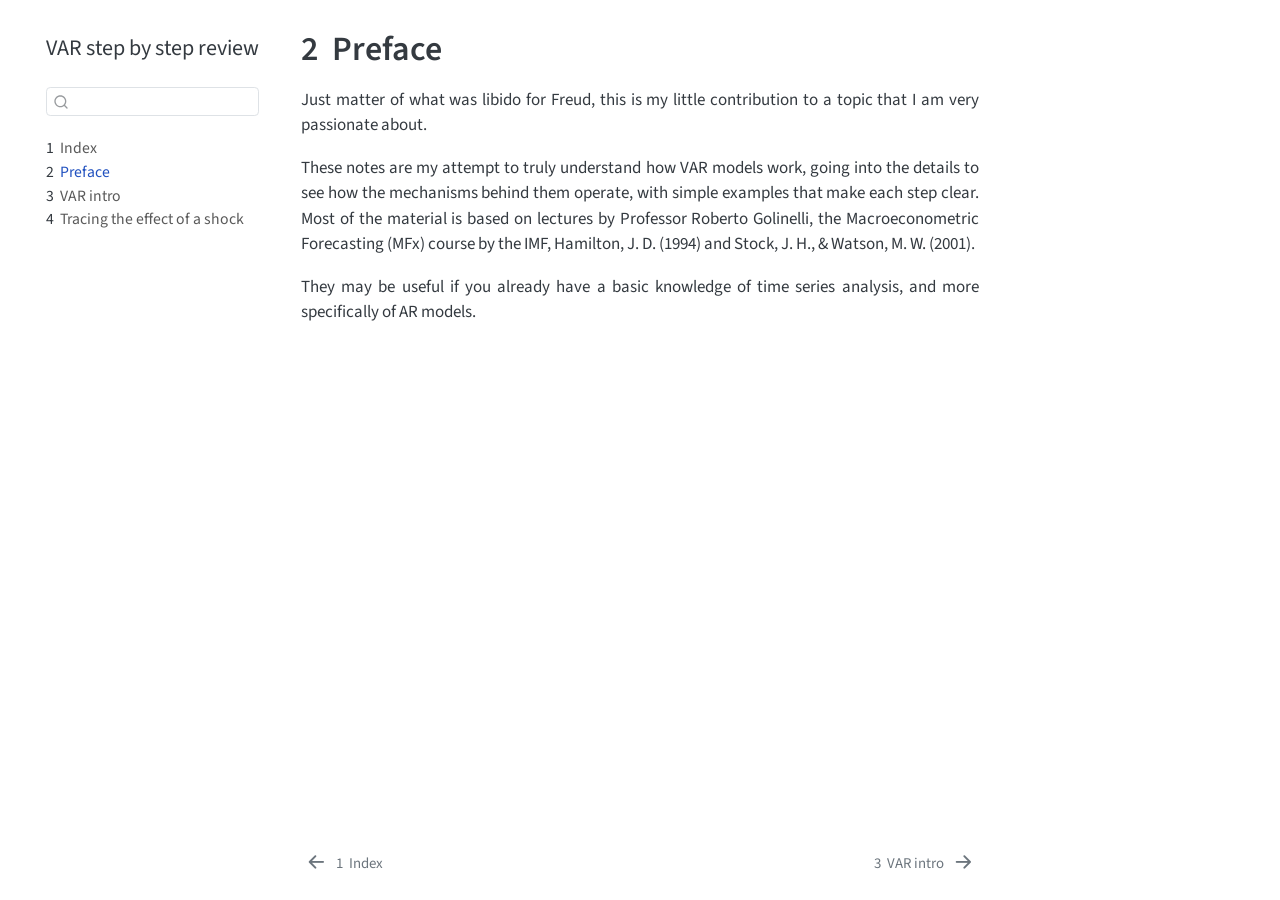
<file: preface.html>
<!DOCTYPE html>
<html xmlns="http://www.w3.org/1999/xhtml" lang="en" xml:lang="en"><head>

<meta charset="utf-8">
<meta name="generator" content="quarto-1.9.37">

<meta name="viewport" content="width=device-width, initial-scale=1.0, user-scalable=yes">


<title>2&nbsp; Preface – VAR step by step review</title>
<style>
/* Default styles provided by pandoc.
** See https://pandoc.org/MANUAL.html#variables-for-html for config info.
*/
code{white-space: pre-wrap;}
span.smallcaps{font-variant: small-caps;}
div.columns{display: flex; gap: min(4vw, 1.5em);}
div.column{flex: auto; overflow-x: auto;}
div.hanging-indent{margin-left: 1.5em; text-indent: -1.5em;}
ul.task-list{list-style: none;}
ul.task-list li input[type="checkbox"] {
  width: 0.8em;
  margin: 0 0.8em 0.2em -1em; /* quarto-specific, see https://github.com/quarto-dev/quarto-cli/issues/4556 */ 
  vertical-align: middle;
}
</style>


<script src="site_libs/quarto-nav/quarto-nav.js"></script>
<script src="site_libs/quarto-nav/headroom.min.js"></script>
<script src="site_libs/clipboard/clipboard.min.js"></script>
<script src="site_libs/quarto-search/autocomplete.umd.js"></script>
<script src="site_libs/quarto-search/fuse.min.js"></script>
<script src="site_libs/quarto-search/quarto-search.js"></script>
<meta name="quarto:offset" content="./">
<link href="./01-what-is-var.html" rel="next">
<link href="./index.html" rel="prev">
<script src="site_libs/quarto-html/quarto.js" type="module"></script>
<script src="site_libs/quarto-html/tabsets/tabsets.js" type="module"></script>
<script src="site_libs/quarto-html/popper.min.js"></script>
<script src="site_libs/quarto-html/tippy.umd.min.js"></script>
<script src="site_libs/quarto-html/anchor.min.js"></script>
<link href="site_libs/quarto-html/tippy.css" rel="stylesheet">
<link href="site_libs/quarto-html/quarto-syntax-highlighting-7f8f88aac4f3542376d5c11b86a4c14d.css" rel="stylesheet" id="quarto-text-highlighting-styles">
<script src="site_libs/bootstrap/bootstrap.min.js"></script>
<link href="site_libs/bootstrap/bootstrap-icons.css" rel="stylesheet">
<link href="site_libs/bootstrap/bootstrap-5ccb035bea26c1e21f80f44cf7c27909.min.css" rel="stylesheet" append-hash="true" id="quarto-bootstrap" data-mode="light">
<script id="quarto-search-options" type="application/json">{
  "location": "sidebar",
  "copy-button": false,
  "collapse-after": 3,
  "panel-placement": "start",
  "type": "textbox",
  "limit": 50,
  "keyboard-shortcut": [
    "f",
    "/",
    "s"
  ],
  "show-item-context": false,
  "language": {
    "search-no-results-text": "No results",
    "search-matching-documents-text": "matching documents",
    "search-copy-link-title": "Copy link to search",
    "search-hide-matches-text": "Hide additional matches",
    "search-more-match-text": "more match in this document",
    "search-more-matches-text": "more matches in this document",
    "search-clear-button-title": "Clear",
    "search-text-placeholder": "",
    "search-detached-cancel-button-title": "Cancel",
    "search-submit-button-title": "Submit",
    "search-label": "Search"
  }
}</script>


<link rel="stylesheet" href="styles.css">
</head>

<body class="nav-sidebar floating quarto-light">

<div id="quarto-search-results"></div>
  <header id="quarto-header" class="headroom fixed-top">
  <nav class="quarto-secondary-nav">
    <div class="container-fluid d-flex">
      <button type="button" class="quarto-btn-toggle btn" data-bs-toggle="collapse" role="button" data-bs-target=".quarto-sidebar-collapse-item" aria-controls="quarto-sidebar" aria-expanded="false" aria-label="Toggle sidebar navigation" onclick="if (window.quartoToggleHeadroom) { window.quartoToggleHeadroom(); }">
        <i class="bi bi-layout-text-sidebar-reverse"></i>
      </button>
        <nav class="quarto-page-breadcrumbs" aria-label="breadcrumb"><ol class="breadcrumb"><li class="breadcrumb-item"><a href="./preface.html"><span class="chapter-number">2</span>&nbsp; <span class="chapter-title">Preface</span></a></li></ol></nav>
        <a class="flex-grow-1" role="navigation" data-bs-toggle="collapse" data-bs-target=".quarto-sidebar-collapse-item" aria-controls="quarto-sidebar" aria-expanded="false" aria-label="Toggle sidebar navigation" onclick="if (window.quartoToggleHeadroom) { window.quartoToggleHeadroom(); }">      
        </a>
      <button type="button" class="btn quarto-search-button" aria-label="Search" onclick="window.quartoOpenSearch();">
        <i class="bi bi-search"></i>
      </button>
    </div>
  </nav>
</header>
<!-- content -->
<div id="quarto-content" class="quarto-container page-columns page-rows-contents page-layout-article">
<!-- sidebar -->
  <nav id="quarto-sidebar" class="sidebar collapse collapse-horizontal quarto-sidebar-collapse-item sidebar-navigation floating overflow-auto">
    <div class="pt-lg-2 mt-2 text-left sidebar-header">
    <div class="sidebar-title mb-0 py-0">
      <a href="./">VAR step by step review</a> 
    </div>
      </div>
        <div class="mt-2 flex-shrink-0 align-items-center">
        <div class="sidebar-search">
        <div id="quarto-search" class="" title="Search"></div>
        </div>
        </div>
    <div class="sidebar-menu-container"> 
    <ul class="list-unstyled mt-1">
        <li class="sidebar-item">
  <div class="sidebar-item-container"> 
  <a href="./index.html" class="sidebar-item-text sidebar-link">
 <span class="menu-text"><span class="chapter-number">1</span>&nbsp; <span class="chapter-title">Index</span></span></a>
  </div>
</li>
        <li class="sidebar-item">
  <div class="sidebar-item-container"> 
  <a href="./preface.html" class="sidebar-item-text sidebar-link active">
 <span class="menu-text"><span class="chapter-number">2</span>&nbsp; <span class="chapter-title">Preface</span></span></a>
  </div>
</li>
        <li class="sidebar-item">
  <div class="sidebar-item-container"> 
  <a href="./01-what-is-var.html" class="sidebar-item-text sidebar-link">
 <span class="menu-text"><span class="chapter-number">3</span>&nbsp; <span class="chapter-title">VAR intro</span></span></a>
  </div>
</li>
        <li class="sidebar-item">
  <div class="sidebar-item-container"> 
  <a href="./02-from-ar-to-var.html" class="sidebar-item-text sidebar-link">
 <span class="menu-text"><span class="chapter-number">4</span>&nbsp; <span class="chapter-title">Tracing the effect of a shock</span></span></a>
  </div>
</li>
    </ul>
    </div>
</nav>
<div id="quarto-sidebar-glass" class="quarto-sidebar-collapse-item" data-bs-toggle="collapse" data-bs-target=".quarto-sidebar-collapse-item"></div>
<!-- margin-sidebar -->
    <div id="quarto-margin-sidebar" class="sidebar margin-sidebar zindex-bottom">
        
    </div>
<!-- main -->
<main class="content" id="quarto-document-content">

<header id="title-block-header" class="quarto-title-block default">
<div class="quarto-title">
<h1 class="title"><span class="chapter-number">2</span>&nbsp; <span class="chapter-title">Preface</span></h1>
</div>



<div class="quarto-title-meta">

    
  
    
  </div>
  


</header>


<p>Just matter of what was libido for Freud, this is my little contribution to a topic that I am very passionate about.</p>
<p>These notes are my attempt to truly understand how VAR models work, going into the details to see how the mechanisms behind them operate, with simple examples that make each step clear. Most of the material is based on lectures by Professor Roberto Golinelli, the Macroeconometric Forecasting (MFx) course by the IMF, Hamilton, J. D. (1994) and Stock, J. H., &amp; Watson, M. W. (2001).</p>
<p>They may be useful if you already have a basic knowledge of time series analysis, and more specifically of AR models.</p>



</main> <!-- /main -->
<script id="quarto-html-after-body" type="application/javascript">
  window.document.addEventListener("DOMContentLoaded", function (event) {
    const icon = "";
    const anchorJS = new window.AnchorJS();
    anchorJS.options = {
      placement: 'right',
      icon: icon
    };
    anchorJS.add('.anchored');
    const isCodeAnnotation = (el) => {
      for (const clz of el.classList) {
        if (clz.startsWith('code-annotation-')) {                     
          return true;
        }
      }
      return false;
    }
    const onCopySuccess = function(e) {
      // button target
      const button = e.trigger;
      // don't keep focus
      button.blur();
      // flash "checked"
      button.classList.add('code-copy-button-checked');
      var currentTitle = button.getAttribute("title");
      button.setAttribute("title", "Copied!");
      let tooltip;
      if (window.bootstrap) {
        button.setAttribute("data-bs-toggle", "tooltip");
        button.setAttribute("data-bs-placement", "left");
        button.setAttribute("data-bs-title", "Copied!");
        tooltip = new bootstrap.Tooltip(button, 
          { trigger: "manual", 
            customClass: "code-copy-button-tooltip",
            offset: [0, -8]});
        tooltip.show();    
      }
      setTimeout(function() {
        if (tooltip) {
          tooltip.hide();
          button.removeAttribute("data-bs-title");
          button.removeAttribute("data-bs-toggle");
          button.removeAttribute("data-bs-placement");
        }
        button.setAttribute("title", currentTitle);
        button.classList.remove('code-copy-button-checked');
      }, 1000);
      // clear code selection
      e.clearSelection();
    }
    const getTextToCopy = function(trigger) {
      const outerScaffold = trigger.parentElement.cloneNode(true);
      const codeEl = outerScaffold.querySelector('code');
      for (const childEl of codeEl.children) {
        if (isCodeAnnotation(childEl)) {
          childEl.remove();
        }
      }
      return codeEl.innerText;
    }
    const clipboard = new window.ClipboardJS('.code-copy-button:not([data-in-quarto-modal])', {
      text: getTextToCopy
    });
    clipboard.on('success', onCopySuccess);
    if (window.document.getElementById('quarto-embedded-source-code-modal')) {
      const clipboardModal = new window.ClipboardJS('.code-copy-button[data-in-quarto-modal]', {
        text: getTextToCopy,
        container: window.document.getElementById('quarto-embedded-source-code-modal')
      });
      clipboardModal.on('success', onCopySuccess);
    }
      var localhostRegex = new RegExp(/^(?:http|https):\/\/localhost\:?[0-9]*\//);
      var mailtoRegex = new RegExp(/^mailto:/);
        var filterRegex = new RegExp('/' + window.location.host + '/');
      var isInternal = (href) => {
          return filterRegex.test(href) || localhostRegex.test(href) || mailtoRegex.test(href);
      }
      // Inspect non-navigation links and adorn them if external
     var links = window.document.querySelectorAll('a[href]:not(.nav-link):not(.navbar-brand):not(.toc-action):not(.sidebar-link):not(.sidebar-item-toggle):not(.pagination-link):not(.no-external):not([aria-hidden]):not(.dropdown-item):not(.quarto-navigation-tool):not(.about-link)');
      for (var i=0; i<links.length; i++) {
        const link = links[i];
        if (!isInternal(link.href)) {
          // undo the damage that might have been done by quarto-nav.js in the case of
          // links that we want to consider external
          if (link.dataset.originalHref !== undefined) {
            link.href = link.dataset.originalHref;
          }
        }
      }
    function tippyHover(el, contentFn, onTriggerFn, onUntriggerFn) {
      const config = {
        allowHTML: true,
        maxWidth: 500,
        delay: 100,
        arrow: false,
        appendTo: function(el) {
            return el.parentElement;
        },
        interactive: true,
        interactiveBorder: 10,
        theme: 'quarto',
        placement: 'bottom-start',
      };
      if (contentFn) {
        config.content = contentFn;
      }
      if (onTriggerFn) {
        config.onTrigger = onTriggerFn;
      }
      if (onUntriggerFn) {
        config.onUntrigger = onUntriggerFn;
      }
      window.tippy(el, config); 
    }
    const noterefs = window.document.querySelectorAll('a[role="doc-noteref"]');
    for (var i=0; i<noterefs.length; i++) {
      const ref = noterefs[i];
      tippyHover(ref, function() {
        // use id or data attribute instead here
        let href = ref.getAttribute('data-footnote-href') || ref.getAttribute('href');
        try { href = new URL(href).hash; } catch {}
        const id = href.replace(/^#\/?/, "");
        const note = window.document.getElementById(id);
        if (note) {
          return note.innerHTML;
        } else {
          return "";
        }
      });
    }
    const xrefs = window.document.querySelectorAll('a.quarto-xref');
    const processXRef = (id, note) => {
      // Strip column container classes
      const stripColumnClz = (el) => {
        el.classList.remove("page-full", "page-columns");
        if (el.children) {
          for (const child of el.children) {
            stripColumnClz(child);
          }
        }
      }
      stripColumnClz(note)
      if (id === null || id.startsWith('sec-')) {
        // Special case sections, only their first couple elements
        const container = document.createElement("div");
        if (note.children && note.children.length > 2) {
          container.appendChild(note.children[0].cloneNode(true));
          for (let i = 1; i < note.children.length; i++) {
            const child = note.children[i];
            if (child.tagName === "P" && child.innerText === "") {
              continue;
            } else {
              container.appendChild(child.cloneNode(true));
              break;
            }
          }
          if (window.Quarto?.typesetMath) {
            window.Quarto.typesetMath(container);
          }
          return container.innerHTML
        } else {
          if (window.Quarto?.typesetMath) {
            window.Quarto.typesetMath(note);
          }
          return note.innerHTML;
        }
      } else {
        // Remove any anchor links if they are present
        const anchorLink = note.querySelector('a.anchorjs-link');
        if (anchorLink) {
          anchorLink.remove();
        }
        if (window.Quarto?.typesetMath) {
          window.Quarto.typesetMath(note);
        }
        if (note.classList.contains("callout")) {
          return note.outerHTML;
        } else {
          return note.innerHTML;
        }
      }
    }
    for (var i=0; i<xrefs.length; i++) {
      const xref = xrefs[i];
      tippyHover(xref, undefined, function(instance) {
        instance.disable();
        let url = xref.getAttribute('href');
        let hash = undefined; 
        if (url.startsWith('#')) {
          hash = url;
        } else {
          try { hash = new URL(url).hash; } catch {}
        }
        if (hash) {
          const id = hash.replace(/^#\/?/, "");
          const note = window.document.getElementById(id);
          if (note !== null) {
            try {
              const html = processXRef(id, note.cloneNode(true));
              instance.setContent(html);
            } finally {
              instance.enable();
              instance.show();
            }
          } else {
            // See if we can fetch this
            fetch(url.split('#')[0])
            .then(res => res.text())
            .then(html => {
              const parser = new DOMParser();
              const htmlDoc = parser.parseFromString(html, "text/html");
              const note = htmlDoc.getElementById(id);
              if (note !== null) {
                const html = processXRef(id, note);
                instance.setContent(html);
              } 
            }).finally(() => {
              instance.enable();
              instance.show();
            });
          }
        } else {
          // See if we can fetch a full url (with no hash to target)
          // This is a special case and we should probably do some content thinning / targeting
          fetch(url)
          .then(res => res.text())
          .then(html => {
            const parser = new DOMParser();
            const htmlDoc = parser.parseFromString(html, "text/html");
            const note = htmlDoc.querySelector('main.content');
            if (note !== null) {
              // This should only happen for chapter cross references
              // (since there is no id in the URL)
              // remove the first header
              if (note.children.length > 0 && note.children[0].tagName === "HEADER") {
                note.children[0].remove();
              }
              const html = processXRef(null, note);
              instance.setContent(html);
            } 
          }).finally(() => {
            instance.enable();
            instance.show();
          });
        }
      }, function(instance) {
      });
    }
        let selectedAnnoteEl;
        const selectorForAnnotation = ( cell, annotation) => {
          let cellAttr = 'data-code-cell="' + cell + '"';
          let lineAttr = 'data-code-annotation="' +  annotation + '"';
          const selector = 'span[' + cellAttr + '][' + lineAttr + ']';
          return selector;
        }
        const selectCodeLines = (annoteEl) => {
          const doc = window.document;
          const targetCell = annoteEl.getAttribute("data-target-cell");
          const targetAnnotation = annoteEl.getAttribute("data-target-annotation");
          const annoteSpan = window.document.querySelector(selectorForAnnotation(targetCell, targetAnnotation));
          const lines = annoteSpan.getAttribute("data-code-lines").split(",");
          const lineIds = lines.map((line) => {
            return targetCell + "-" + line;
          })
          let top = null;
          let height = null;
          let parent = null;
          if (lineIds.length > 0) {
              //compute the position of the single el (top and bottom and make a div)
              const el = window.document.getElementById(lineIds[0]);
              top = el.offsetTop;
              height = el.offsetHeight;
              parent = el.parentElement.parentElement;
            if (lineIds.length > 1) {
              const lastEl = window.document.getElementById(lineIds[lineIds.length - 1]);
              const bottom = lastEl.offsetTop + lastEl.offsetHeight;
              height = bottom - top;
            }
            if (top !== null && height !== null && parent !== null) {
              // cook up a div (if necessary) and position it 
              let div = window.document.getElementById("code-annotation-line-highlight");
              if (div === null) {
                div = window.document.createElement("div");
                div.setAttribute("id", "code-annotation-line-highlight");
                div.style.position = 'absolute';
                parent.appendChild(div);
              }
              div.style.top = top - 2 + "px";
              div.style.height = height + 4 + "px";
              div.style.left = 0;
              let gutterDiv = window.document.getElementById("code-annotation-line-highlight-gutter");
              if (gutterDiv === null) {
                gutterDiv = window.document.createElement("div");
                gutterDiv.setAttribute("id", "code-annotation-line-highlight-gutter");
                gutterDiv.style.position = 'absolute';
                const codeCell = window.document.getElementById(targetCell);
                const gutter = codeCell.querySelector('.code-annotation-gutter');
                gutter.appendChild(gutterDiv);
              }
              gutterDiv.style.top = top - 2 + "px";
              gutterDiv.style.height = height + 4 + "px";
            }
            selectedAnnoteEl = annoteEl;
          }
        };
        const unselectCodeLines = () => {
          const elementsIds = ["code-annotation-line-highlight", "code-annotation-line-highlight-gutter"];
          elementsIds.forEach((elId) => {
            const div = window.document.getElementById(elId);
            if (div) {
              div.remove();
            }
          });
          selectedAnnoteEl = undefined;
        };
          // Handle positioning of the toggle
      window.addEventListener(
        "resize",
        throttle(() => {
          elRect = undefined;
          if (selectedAnnoteEl) {
            selectCodeLines(selectedAnnoteEl);
          }
        }, 10)
      );
      function throttle(fn, ms) {
      let throttle = false;
      let timer;
        return (...args) => {
          if(!throttle) { // first call gets through
              fn.apply(this, args);
              throttle = true;
          } else { // all the others get throttled
              if(timer) clearTimeout(timer); // cancel #2
              timer = setTimeout(() => {
                fn.apply(this, args);
                timer = throttle = false;
              }, ms);
          }
        };
      }
        // Attach click handler to the DT
        const annoteDls = window.document.querySelectorAll('dt[data-target-cell]');
        for (const annoteDlNode of annoteDls) {
          annoteDlNode.addEventListener('click', (event) => {
            const clickedEl = event.target;
            if (clickedEl !== selectedAnnoteEl) {
              unselectCodeLines();
              const activeEl = window.document.querySelector('dt[data-target-cell].code-annotation-active');
              if (activeEl) {
                activeEl.classList.remove('code-annotation-active');
              }
              selectCodeLines(clickedEl);
              clickedEl.classList.add('code-annotation-active');
            } else {
              // Unselect the line
              unselectCodeLines();
              clickedEl.classList.remove('code-annotation-active');
            }
          });
        }
    const findCites = (el) => {
      const parentEl = el.parentElement;
      if (parentEl) {
        const cites = parentEl.dataset.cites;
        if (cites) {
          return {
            el,
            cites: cites.split(' ')
          };
        } else {
          return findCites(el.parentElement)
        }
      } else {
        return undefined;
      }
    };
    var bibliorefs = window.document.querySelectorAll('a[role="doc-biblioref"]');
    for (var i=0; i<bibliorefs.length; i++) {
      const ref = bibliorefs[i];
      const citeInfo = findCites(ref);
      if (citeInfo) {
        tippyHover(citeInfo.el, function() {
          var popup = window.document.createElement('div');
          citeInfo.cites.forEach(function(cite) {
            var citeDiv = window.document.createElement('div');
            citeDiv.classList.add('hanging-indent');
            citeDiv.classList.add('csl-entry');
            var biblioDiv = window.document.getElementById('ref-' + cite);
            if (biblioDiv) {
              citeDiv.innerHTML = biblioDiv.innerHTML;
            }
            popup.appendChild(citeDiv);
          });
          return popup.innerHTML;
        });
      }
    }
  });
  </script>
<nav class="page-navigation">
  <div class="nav-page nav-page-previous">
      <a href="./index.html" class="pagination-link" aria-label="Index">
        <i class="bi bi-arrow-left-short"></i> <span class="nav-page-text"><span class="chapter-number">1</span>&nbsp; <span class="chapter-title">Index</span></span>
      </a>          
  </div>
  <div class="nav-page nav-page-next">
      <a href="./01-what-is-var.html" class="pagination-link" aria-label="VAR intro">
        <span class="nav-page-text"><span class="chapter-number">3</span>&nbsp; <span class="chapter-title">VAR intro</span></span> <i class="bi bi-arrow-right-short"></i>
      </a>
  </div>
</nav>
</div> <!-- /content -->




</body></html>
</file>
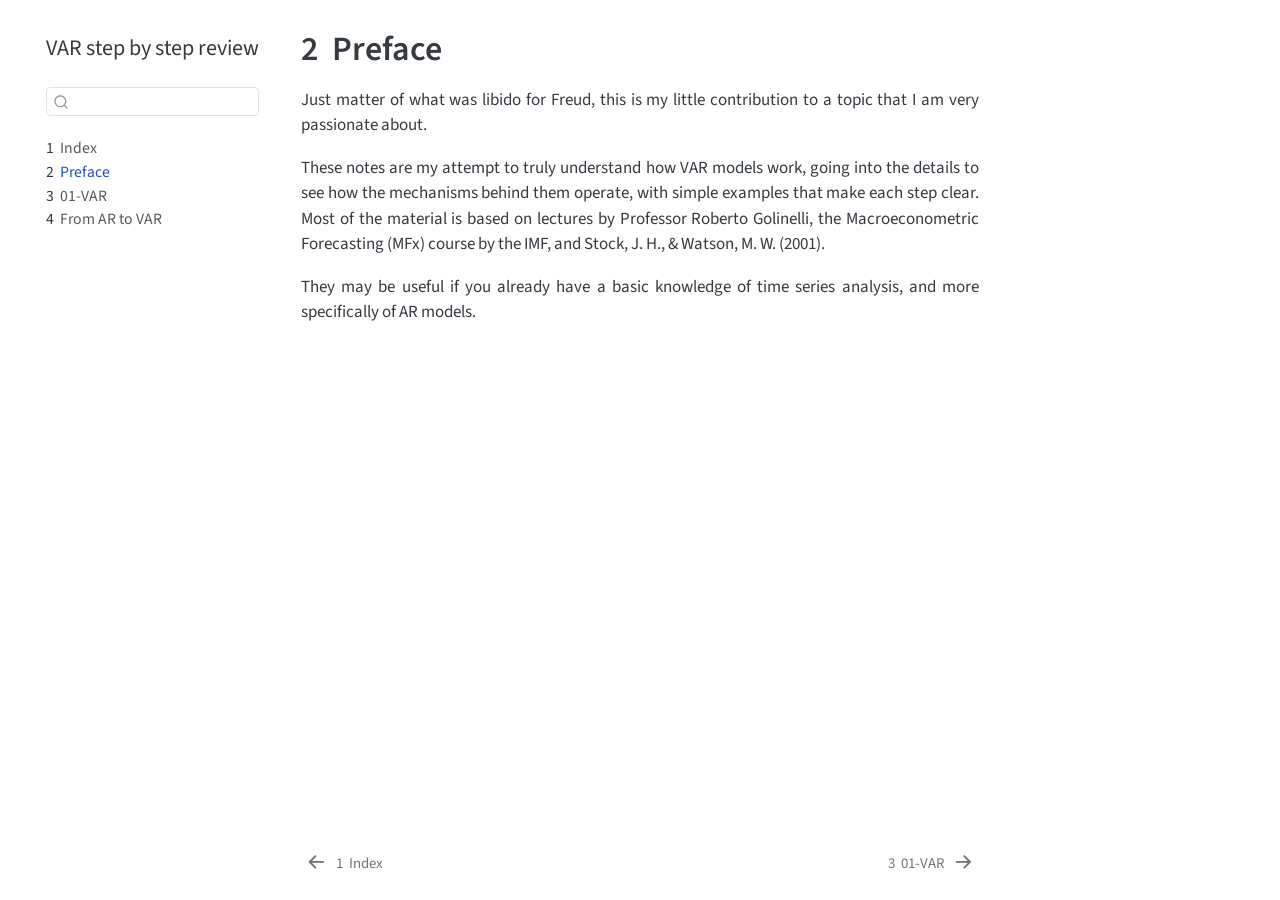
<file: _book/preface.html>
<!DOCTYPE html>
<html xmlns="http://www.w3.org/1999/xhtml" lang="en" xml:lang="en"><head>

<meta charset="utf-8">
<meta name="generator" content="quarto-1.9.37">

<meta name="viewport" content="width=device-width, initial-scale=1.0, user-scalable=yes">


<title>2&nbsp; Preface – VAR step by step review</title>
<style>
/* Default styles provided by pandoc.
** See https://pandoc.org/MANUAL.html#variables-for-html for config info.
*/
code{white-space: pre-wrap;}
span.smallcaps{font-variant: small-caps;}
div.columns{display: flex; gap: min(4vw, 1.5em);}
div.column{flex: auto; overflow-x: auto;}
div.hanging-indent{margin-left: 1.5em; text-indent: -1.5em;}
ul.task-list{list-style: none;}
ul.task-list li input[type="checkbox"] {
  width: 0.8em;
  margin: 0 0.8em 0.2em -1em; /* quarto-specific, see https://github.com/quarto-dev/quarto-cli/issues/4556 */ 
  vertical-align: middle;
}
</style>


<script src="site_libs/quarto-nav/quarto-nav.js"></script>
<script src="site_libs/quarto-nav/headroom.min.js"></script>
<script src="site_libs/clipboard/clipboard.min.js"></script>
<script src="site_libs/quarto-search/autocomplete.umd.js"></script>
<script src="site_libs/quarto-search/fuse.min.js"></script>
<script src="site_libs/quarto-search/quarto-search.js"></script>
<meta name="quarto:offset" content="./">
<link href="./01-what-is-var.html" rel="next">
<link href="./index.html" rel="prev">
<script src="site_libs/quarto-html/quarto.js" type="module"></script>
<script src="site_libs/quarto-html/tabsets/tabsets.js" type="module"></script>
<script src="site_libs/quarto-html/popper.min.js"></script>
<script src="site_libs/quarto-html/tippy.umd.min.js"></script>
<script src="site_libs/quarto-html/anchor.min.js"></script>
<link href="site_libs/quarto-html/tippy.css" rel="stylesheet">
<link href="site_libs/quarto-html/quarto-syntax-highlighting-7f8f88aac4f3542376d5c11b86a4c14d.css" rel="stylesheet" id="quarto-text-highlighting-styles">
<script src="site_libs/bootstrap/bootstrap.min.js"></script>
<link href="site_libs/bootstrap/bootstrap-icons.css" rel="stylesheet">
<link href="site_libs/bootstrap/bootstrap-5ccb035bea26c1e21f80f44cf7c27909.min.css" rel="stylesheet" append-hash="true" id="quarto-bootstrap" data-mode="light">
<script id="quarto-search-options" type="application/json">{
  "location": "sidebar",
  "copy-button": false,
  "collapse-after": 3,
  "panel-placement": "start",
  "type": "textbox",
  "limit": 50,
  "keyboard-shortcut": [
    "f",
    "/",
    "s"
  ],
  "show-item-context": false,
  "language": {
    "search-no-results-text": "No results",
    "search-matching-documents-text": "matching documents",
    "search-copy-link-title": "Copy link to search",
    "search-hide-matches-text": "Hide additional matches",
    "search-more-match-text": "more match in this document",
    "search-more-matches-text": "more matches in this document",
    "search-clear-button-title": "Clear",
    "search-text-placeholder": "",
    "search-detached-cancel-button-title": "Cancel",
    "search-submit-button-title": "Submit",
    "search-label": "Search"
  }
}</script>


<link rel="stylesheet" href="styles.css">
</head>

<body class="nav-sidebar floating quarto-light">

<div id="quarto-search-results"></div>
  <header id="quarto-header" class="headroom fixed-top">
  <nav class="quarto-secondary-nav">
    <div class="container-fluid d-flex">
      <button type="button" class="quarto-btn-toggle btn" data-bs-toggle="collapse" role="button" data-bs-target=".quarto-sidebar-collapse-item" aria-controls="quarto-sidebar" aria-expanded="false" aria-label="Toggle sidebar navigation" onclick="if (window.quartoToggleHeadroom) { window.quartoToggleHeadroom(); }">
        <i class="bi bi-layout-text-sidebar-reverse"></i>
      </button>
        <nav class="quarto-page-breadcrumbs" aria-label="breadcrumb"><ol class="breadcrumb"><li class="breadcrumb-item"><a href="./preface.html"><span class="chapter-number">2</span>&nbsp; <span class="chapter-title">Preface</span></a></li></ol></nav>
        <a class="flex-grow-1" role="navigation" data-bs-toggle="collapse" data-bs-target=".quarto-sidebar-collapse-item" aria-controls="quarto-sidebar" aria-expanded="false" aria-label="Toggle sidebar navigation" onclick="if (window.quartoToggleHeadroom) { window.quartoToggleHeadroom(); }">      
        </a>
      <button type="button" class="btn quarto-search-button" aria-label="Search" onclick="window.quartoOpenSearch();">
        <i class="bi bi-search"></i>
      </button>
    </div>
  </nav>
</header>
<!-- content -->
<div id="quarto-content" class="quarto-container page-columns page-rows-contents page-layout-article">
<!-- sidebar -->
  <nav id="quarto-sidebar" class="sidebar collapse collapse-horizontal quarto-sidebar-collapse-item sidebar-navigation floating overflow-auto">
    <div class="pt-lg-2 mt-2 text-left sidebar-header">
    <div class="sidebar-title mb-0 py-0">
      <a href="./">VAR step by step review</a> 
    </div>
      </div>
        <div class="mt-2 flex-shrink-0 align-items-center">
        <div class="sidebar-search">
        <div id="quarto-search" class="" title="Search"></div>
        </div>
        </div>
    <div class="sidebar-menu-container"> 
    <ul class="list-unstyled mt-1">
        <li class="sidebar-item">
  <div class="sidebar-item-container"> 
  <a href="./index.html" class="sidebar-item-text sidebar-link">
 <span class="menu-text"><span class="chapter-number">1</span>&nbsp; <span class="chapter-title">Index</span></span></a>
  </div>
</li>
        <li class="sidebar-item">
  <div class="sidebar-item-container"> 
  <a href="./preface.html" class="sidebar-item-text sidebar-link active">
 <span class="menu-text"><span class="chapter-number">2</span>&nbsp; <span class="chapter-title">Preface</span></span></a>
  </div>
</li>
        <li class="sidebar-item">
  <div class="sidebar-item-container"> 
  <a href="./01-what-is-var.html" class="sidebar-item-text sidebar-link">
 <span class="menu-text"><span class="chapter-number">3</span>&nbsp; <span class="chapter-title">01-VAR</span></span></a>
  </div>
</li>
        <li class="sidebar-item">
  <div class="sidebar-item-container"> 
  <a href="./02-from-ar-to-var.html" class="sidebar-item-text sidebar-link">
 <span class="menu-text"><span class="chapter-number">4</span>&nbsp; <span class="chapter-title">From AR to VAR</span></span></a>
  </div>
</li>
    </ul>
    </div>
</nav>
<div id="quarto-sidebar-glass" class="quarto-sidebar-collapse-item" data-bs-toggle="collapse" data-bs-target=".quarto-sidebar-collapse-item"></div>
<!-- margin-sidebar -->
    <div id="quarto-margin-sidebar" class="sidebar margin-sidebar zindex-bottom">
        
    </div>
<!-- main -->
<main class="content" id="quarto-document-content">

<header id="title-block-header" class="quarto-title-block default">
<div class="quarto-title">
<h1 class="title"><span class="chapter-number">2</span>&nbsp; <span class="chapter-title">Preface</span></h1>
</div>



<div class="quarto-title-meta">

    
  
    
  </div>
  


</header>


<p>Just matter of what was libido for Freud, this is my little contribution to a topic that I am very passionate about.</p>
<p>These notes are my attempt to truly understand how VAR models work, going into the details to see how the mechanisms behind them operate, with simple examples that make each step clear. Most of the material is based on lectures by Professor Roberto Golinelli, the Macroeconometric Forecasting (MFx) course by the IMF, and Stock, J. H., &amp; Watson, M. W. (2001).</p>
<p>They may be useful if you already have a basic knowledge of time series analysis, and more specifically of AR models.</p>



</main> <!-- /main -->
<script id="quarto-html-after-body" type="application/javascript">
  window.document.addEventListener("DOMContentLoaded", function (event) {
    const icon = "";
    const anchorJS = new window.AnchorJS();
    anchorJS.options = {
      placement: 'right',
      icon: icon
    };
    anchorJS.add('.anchored');
    const isCodeAnnotation = (el) => {
      for (const clz of el.classList) {
        if (clz.startsWith('code-annotation-')) {                     
          return true;
        }
      }
      return false;
    }
    const onCopySuccess = function(e) {
      // button target
      const button = e.trigger;
      // don't keep focus
      button.blur();
      // flash "checked"
      button.classList.add('code-copy-button-checked');
      var currentTitle = button.getAttribute("title");
      button.setAttribute("title", "Copied!");
      let tooltip;
      if (window.bootstrap) {
        button.setAttribute("data-bs-toggle", "tooltip");
        button.setAttribute("data-bs-placement", "left");
        button.setAttribute("data-bs-title", "Copied!");
        tooltip = new bootstrap.Tooltip(button, 
          { trigger: "manual", 
            customClass: "code-copy-button-tooltip",
            offset: [0, -8]});
        tooltip.show();    
      }
      setTimeout(function() {
        if (tooltip) {
          tooltip.hide();
          button.removeAttribute("data-bs-title");
          button.removeAttribute("data-bs-toggle");
          button.removeAttribute("data-bs-placement");
        }
        button.setAttribute("title", currentTitle);
        button.classList.remove('code-copy-button-checked');
      }, 1000);
      // clear code selection
      e.clearSelection();
    }
    const getTextToCopy = function(trigger) {
      const outerScaffold = trigger.parentElement.cloneNode(true);
      const codeEl = outerScaffold.querySelector('code');
      for (const childEl of codeEl.children) {
        if (isCodeAnnotation(childEl)) {
          childEl.remove();
        }
      }
      return codeEl.innerText;
    }
    const clipboard = new window.ClipboardJS('.code-copy-button:not([data-in-quarto-modal])', {
      text: getTextToCopy
    });
    clipboard.on('success', onCopySuccess);
    if (window.document.getElementById('quarto-embedded-source-code-modal')) {
      const clipboardModal = new window.ClipboardJS('.code-copy-button[data-in-quarto-modal]', {
        text: getTextToCopy,
        container: window.document.getElementById('quarto-embedded-source-code-modal')
      });
      clipboardModal.on('success', onCopySuccess);
    }
      var localhostRegex = new RegExp(/^(?:http|https):\/\/localhost\:?[0-9]*\//);
      var mailtoRegex = new RegExp(/^mailto:/);
        var filterRegex = new RegExp('/' + window.location.host + '/');
      var isInternal = (href) => {
          return filterRegex.test(href) || localhostRegex.test(href) || mailtoRegex.test(href);
      }
      // Inspect non-navigation links and adorn them if external
     var links = window.document.querySelectorAll('a[href]:not(.nav-link):not(.navbar-brand):not(.toc-action):not(.sidebar-link):not(.sidebar-item-toggle):not(.pagination-link):not(.no-external):not([aria-hidden]):not(.dropdown-item):not(.quarto-navigation-tool):not(.about-link)');
      for (var i=0; i<links.length; i++) {
        const link = links[i];
        if (!isInternal(link.href)) {
          // undo the damage that might have been done by quarto-nav.js in the case of
          // links that we want to consider external
          if (link.dataset.originalHref !== undefined) {
            link.href = link.dataset.originalHref;
          }
        }
      }
    function tippyHover(el, contentFn, onTriggerFn, onUntriggerFn) {
      const config = {
        allowHTML: true,
        maxWidth: 500,
        delay: 100,
        arrow: false,
        appendTo: function(el) {
            return el.parentElement;
        },
        interactive: true,
        interactiveBorder: 10,
        theme: 'quarto',
        placement: 'bottom-start',
      };
      if (contentFn) {
        config.content = contentFn;
      }
      if (onTriggerFn) {
        config.onTrigger = onTriggerFn;
      }
      if (onUntriggerFn) {
        config.onUntrigger = onUntriggerFn;
      }
      window.tippy(el, config); 
    }
    const noterefs = window.document.querySelectorAll('a[role="doc-noteref"]');
    for (var i=0; i<noterefs.length; i++) {
      const ref = noterefs[i];
      tippyHover(ref, function() {
        // use id or data attribute instead here
        let href = ref.getAttribute('data-footnote-href') || ref.getAttribute('href');
        try { href = new URL(href).hash; } catch {}
        const id = href.replace(/^#\/?/, "");
        const note = window.document.getElementById(id);
        if (note) {
          return note.innerHTML;
        } else {
          return "";
        }
      });
    }
    const xrefs = window.document.querySelectorAll('a.quarto-xref');
    const processXRef = (id, note) => {
      // Strip column container classes
      const stripColumnClz = (el) => {
        el.classList.remove("page-full", "page-columns");
        if (el.children) {
          for (const child of el.children) {
            stripColumnClz(child);
          }
        }
      }
      stripColumnClz(note)
      if (id === null || id.startsWith('sec-')) {
        // Special case sections, only their first couple elements
        const container = document.createElement("div");
        if (note.children && note.children.length > 2) {
          container.appendChild(note.children[0].cloneNode(true));
          for (let i = 1; i < note.children.length; i++) {
            const child = note.children[i];
            if (child.tagName === "P" && child.innerText === "") {
              continue;
            } else {
              container.appendChild(child.cloneNode(true));
              break;
            }
          }
          if (window.Quarto?.typesetMath) {
            window.Quarto.typesetMath(container);
          }
          return container.innerHTML
        } else {
          if (window.Quarto?.typesetMath) {
            window.Quarto.typesetMath(note);
          }
          return note.innerHTML;
        }
      } else {
        // Remove any anchor links if they are present
        const anchorLink = note.querySelector('a.anchorjs-link');
        if (anchorLink) {
          anchorLink.remove();
        }
        if (window.Quarto?.typesetMath) {
          window.Quarto.typesetMath(note);
        }
        if (note.classList.contains("callout")) {
          return note.outerHTML;
        } else {
          return note.innerHTML;
        }
      }
    }
    for (var i=0; i<xrefs.length; i++) {
      const xref = xrefs[i];
      tippyHover(xref, undefined, function(instance) {
        instance.disable();
        let url = xref.getAttribute('href');
        let hash = undefined; 
        if (url.startsWith('#')) {
          hash = url;
        } else {
          try { hash = new URL(url).hash; } catch {}
        }
        if (hash) {
          const id = hash.replace(/^#\/?/, "");
          const note = window.document.getElementById(id);
          if (note !== null) {
            try {
              const html = processXRef(id, note.cloneNode(true));
              instance.setContent(html);
            } finally {
              instance.enable();
              instance.show();
            }
          } else {
            // See if we can fetch this
            fetch(url.split('#')[0])
            .then(res => res.text())
            .then(html => {
              const parser = new DOMParser();
              const htmlDoc = parser.parseFromString(html, "text/html");
              const note = htmlDoc.getElementById(id);
              if (note !== null) {
                const html = processXRef(id, note);
                instance.setContent(html);
              } 
            }).finally(() => {
              instance.enable();
              instance.show();
            });
          }
        } else {
          // See if we can fetch a full url (with no hash to target)
          // This is a special case and we should probably do some content thinning / targeting
          fetch(url)
          .then(res => res.text())
          .then(html => {
            const parser = new DOMParser();
            const htmlDoc = parser.parseFromString(html, "text/html");
            const note = htmlDoc.querySelector('main.content');
            if (note !== null) {
              // This should only happen for chapter cross references
              // (since there is no id in the URL)
              // remove the first header
              if (note.children.length > 0 && note.children[0].tagName === "HEADER") {
                note.children[0].remove();
              }
              const html = processXRef(null, note);
              instance.setContent(html);
            } 
          }).finally(() => {
            instance.enable();
            instance.show();
          });
        }
      }, function(instance) {
      });
    }
        let selectedAnnoteEl;
        const selectorForAnnotation = ( cell, annotation) => {
          let cellAttr = 'data-code-cell="' + cell + '"';
          let lineAttr = 'data-code-annotation="' +  annotation + '"';
          const selector = 'span[' + cellAttr + '][' + lineAttr + ']';
          return selector;
        }
        const selectCodeLines = (annoteEl) => {
          const doc = window.document;
          const targetCell = annoteEl.getAttribute("data-target-cell");
          const targetAnnotation = annoteEl.getAttribute("data-target-annotation");
          const annoteSpan = window.document.querySelector(selectorForAnnotation(targetCell, targetAnnotation));
          const lines = annoteSpan.getAttribute("data-code-lines").split(",");
          const lineIds = lines.map((line) => {
            return targetCell + "-" + line;
          })
          let top = null;
          let height = null;
          let parent = null;
          if (lineIds.length > 0) {
              //compute the position of the single el (top and bottom and make a div)
              const el = window.document.getElementById(lineIds[0]);
              top = el.offsetTop;
              height = el.offsetHeight;
              parent = el.parentElement.parentElement;
            if (lineIds.length > 1) {
              const lastEl = window.document.getElementById(lineIds[lineIds.length - 1]);
              const bottom = lastEl.offsetTop + lastEl.offsetHeight;
              height = bottom - top;
            }
            if (top !== null && height !== null && parent !== null) {
              // cook up a div (if necessary) and position it 
              let div = window.document.getElementById("code-annotation-line-highlight");
              if (div === null) {
                div = window.document.createElement("div");
                div.setAttribute("id", "code-annotation-line-highlight");
                div.style.position = 'absolute';
                parent.appendChild(div);
              }
              div.style.top = top - 2 + "px";
              div.style.height = height + 4 + "px";
              div.style.left = 0;
              let gutterDiv = window.document.getElementById("code-annotation-line-highlight-gutter");
              if (gutterDiv === null) {
                gutterDiv = window.document.createElement("div");
                gutterDiv.setAttribute("id", "code-annotation-line-highlight-gutter");
                gutterDiv.style.position = 'absolute';
                const codeCell = window.document.getElementById(targetCell);
                const gutter = codeCell.querySelector('.code-annotation-gutter');
                gutter.appendChild(gutterDiv);
              }
              gutterDiv.style.top = top - 2 + "px";
              gutterDiv.style.height = height + 4 + "px";
            }
            selectedAnnoteEl = annoteEl;
          }
        };
        const unselectCodeLines = () => {
          const elementsIds = ["code-annotation-line-highlight", "code-annotation-line-highlight-gutter"];
          elementsIds.forEach((elId) => {
            const div = window.document.getElementById(elId);
            if (div) {
              div.remove();
            }
          });
          selectedAnnoteEl = undefined;
        };
          // Handle positioning of the toggle
      window.addEventListener(
        "resize",
        throttle(() => {
          elRect = undefined;
          if (selectedAnnoteEl) {
            selectCodeLines(selectedAnnoteEl);
          }
        }, 10)
      );
      function throttle(fn, ms) {
      let throttle = false;
      let timer;
        return (...args) => {
          if(!throttle) { // first call gets through
              fn.apply(this, args);
              throttle = true;
          } else { // all the others get throttled
              if(timer) clearTimeout(timer); // cancel #2
              timer = setTimeout(() => {
                fn.apply(this, args);
                timer = throttle = false;
              }, ms);
          }
        };
      }
        // Attach click handler to the DT
        const annoteDls = window.document.querySelectorAll('dt[data-target-cell]');
        for (const annoteDlNode of annoteDls) {
          annoteDlNode.addEventListener('click', (event) => {
            const clickedEl = event.target;
            if (clickedEl !== selectedAnnoteEl) {
              unselectCodeLines();
              const activeEl = window.document.querySelector('dt[data-target-cell].code-annotation-active');
              if (activeEl) {
                activeEl.classList.remove('code-annotation-active');
              }
              selectCodeLines(clickedEl);
              clickedEl.classList.add('code-annotation-active');
            } else {
              // Unselect the line
              unselectCodeLines();
              clickedEl.classList.remove('code-annotation-active');
            }
          });
        }
    const findCites = (el) => {
      const parentEl = el.parentElement;
      if (parentEl) {
        const cites = parentEl.dataset.cites;
        if (cites) {
          return {
            el,
            cites: cites.split(' ')
          };
        } else {
          return findCites(el.parentElement)
        }
      } else {
        return undefined;
      }
    };
    var bibliorefs = window.document.querySelectorAll('a[role="doc-biblioref"]');
    for (var i=0; i<bibliorefs.length; i++) {
      const ref = bibliorefs[i];
      const citeInfo = findCites(ref);
      if (citeInfo) {
        tippyHover(citeInfo.el, function() {
          var popup = window.document.createElement('div');
          citeInfo.cites.forEach(function(cite) {
            var citeDiv = window.document.createElement('div');
            citeDiv.classList.add('hanging-indent');
            citeDiv.classList.add('csl-entry');
            var biblioDiv = window.document.getElementById('ref-' + cite);
            if (biblioDiv) {
              citeDiv.innerHTML = biblioDiv.innerHTML;
            }
            popup.appendChild(citeDiv);
          });
          return popup.innerHTML;
        });
      }
    }
  });
  </script>
<nav class="page-navigation">
  <div class="nav-page nav-page-previous">
      <a href="./index.html" class="pagination-link" aria-label="Index">
        <i class="bi bi-arrow-left-short"></i> <span class="nav-page-text"><span class="chapter-number">1</span>&nbsp; <span class="chapter-title">Index</span></span>
      </a>          
  </div>
  <div class="nav-page nav-page-next">
      <a href="./01-what-is-var.html" class="pagination-link" aria-label="01-VAR">
        <span class="nav-page-text"><span class="chapter-number">3</span>&nbsp; <span class="chapter-title">01-VAR</span></span> <i class="bi bi-arrow-right-short"></i>
      </a>
  </div>
</nav>
</div> <!-- /content -->




</body></html>
</file>
<file: site_libs/quarto-html/tippy.css>
.tippy-box[data-animation=fade][data-state=hidden]{opacity:0}[data-tippy-root]{max-width:calc(100vw - 10px)}.tippy-box{position:relative;background-color:#333;color:#fff;border-radius:4px;font-size:14px;line-height:1.4;white-space:normal;outline:0;transition-property:transform,visibility,opacity}.tippy-box[data-placement^=top]>.tippy-arrow{bottom:0}.tippy-box[data-placement^=top]>.tippy-arrow:before{bottom:-7px;left:0;border-width:8px 8px 0;border-top-color:initial;transform-origin:center top}.tippy-box[data-placement^=bottom]>.tippy-arrow{top:0}.tippy-box[data-placement^=bottom]>.tippy-arrow:before{top:-7px;left:0;border-width:0 8px 8px;border-bottom-color:initial;transform-origin:center bottom}.tippy-box[data-placement^=left]>.tippy-arrow{right:0}.tippy-box[data-placement^=left]>.tippy-arrow:before{border-width:8px 0 8px 8px;border-left-color:initial;right:-7px;transform-origin:center left}.tippy-box[data-placement^=right]>.tippy-arrow{left:0}.tippy-box[data-placement^=right]>.tippy-arrow:before{left:-7px;border-width:8px 8px 8px 0;border-right-color:initial;transform-origin:center right}.tippy-box[data-inertia][data-state=visible]{transition-timing-function:cubic-bezier(.54,1.5,.38,1.11)}.tippy-arrow{width:16px;height:16px;color:#333}.tippy-arrow:before{content:"";position:absolute;border-color:transparent;border-style:solid}.tippy-content{position:relative;padding:5px 9px;z-index:1}
</file>
<file: site_libs/quarto-html/quarto-syntax-highlighting-7f8f88aac4f3542376d5c11b86a4c14d.css>
/* quarto syntax highlight colors */
:root {
  --quarto-hl-ot-color: #003B4F;
  --quarto-hl-at-color: #657422;
  --quarto-hl-ss-color: #20794D;
  --quarto-hl-an-color: #5E5E5E;
  --quarto-hl-fu-color: #4758AB;
  --quarto-hl-st-color: #20794D;
  --quarto-hl-cf-color: #003B4F;
  --quarto-hl-op-color: #5E5E5E;
  --quarto-hl-er-color: #AD0000;
  --quarto-hl-bn-color: #AD0000;
  --quarto-hl-al-color: #AD0000;
  --quarto-hl-va-color: #111111;
  --quarto-hl-bu-color: inherit;
  --quarto-hl-ex-color: inherit;
  --quarto-hl-pp-color: #AD0000;
  --quarto-hl-in-color: #5E5E5E;
  --quarto-hl-vs-color: #20794D;
  --quarto-hl-wa-color: #5E5E5E;
  --quarto-hl-do-color: #5E5E5E;
  --quarto-hl-im-color: #00769E;
  --quarto-hl-ch-color: #20794D;
  --quarto-hl-dt-color: #AD0000;
  --quarto-hl-fl-color: #AD0000;
  --quarto-hl-co-color: #5E5E5E;
  --quarto-hl-cv-color: #5E5E5E;
  --quarto-hl-cn-color: #8f5902;
  --quarto-hl-sc-color: #5E5E5E;
  --quarto-hl-dv-color: #AD0000;
  --quarto-hl-kw-color: #003B4F;
}

/* other quarto variables */
:root {
  --quarto-font-monospace: SFMono-Regular, Menlo, Monaco, Consolas, "Liberation Mono", "Courier New", monospace;
}

/* syntax highlight based on Pandoc's rules */
pre > code.sourceCode > span {
  color: #003B4F;
}

code.sourceCode > span {
  color: #003B4F;
}

div.sourceCode,
div.sourceCode pre.sourceCode {
  color: #003B4F;
}

/* Normal */
code span {
  color: #003B4F;
}

/* Alert */
code span.al {
  color: #AD0000;
  font-style: inherit;
}

/* Annotation */
code span.an {
  color: #5E5E5E;
  font-style: inherit;
}

/* Attribute */
code span.at {
  color: #657422;
  font-style: inherit;
}

/* BaseN */
code span.bn {
  color: #AD0000;
  font-style: inherit;
}

/* BuiltIn */
code span.bu {
  font-style: inherit;
}

/* ControlFlow */
code span.cf {
  color: #003B4F;
  font-weight: bold;
  font-style: inherit;
}

/* Char */
code span.ch {
  color: #20794D;
  font-style: inherit;
}

/* Constant */
code span.cn {
  color: #8f5902;
  font-style: inherit;
}

/* Comment */
code span.co {
  color: #5E5E5E;
  font-style: inherit;
}

/* CommentVar */
code span.cv {
  color: #5E5E5E;
  font-style: italic;
}

/* Documentation */
code span.do {
  color: #5E5E5E;
  font-style: italic;
}

/* DataType */
code span.dt {
  color: #AD0000;
  font-style: inherit;
}

/* DecVal */
code span.dv {
  color: #AD0000;
  font-style: inherit;
}

/* Error */
code span.er {
  color: #AD0000;
  font-style: inherit;
}

/* Extension */
code span.ex {
  font-style: inherit;
}

/* Float */
code span.fl {
  color: #AD0000;
  font-style: inherit;
}

/* Function */
code span.fu {
  color: #4758AB;
  font-style: inherit;
}

/* Import */
code span.im {
  color: #00769E;
  font-style: inherit;
}

/* Information */
code span.in {
  color: #5E5E5E;
  font-style: inherit;
}

/* Keyword */
code span.kw {
  color: #003B4F;
  font-weight: bold;
  font-style: inherit;
}

/* Operator */
code span.op {
  color: #5E5E5E;
  font-style: inherit;
}

/* Other */
code span.ot {
  color: #003B4F;
  font-style: inherit;
}

/* Preprocessor */
code span.pp {
  color: #AD0000;
  font-style: inherit;
}

/* SpecialChar */
code span.sc {
  color: #5E5E5E;
  font-style: inherit;
}

/* SpecialString */
code span.ss {
  color: #20794D;
  font-style: inherit;
}

/* String */
code span.st {
  color: #20794D;
  font-style: inherit;
}

/* Variable */
code span.va {
  color: #111111;
  font-style: inherit;
}

/* VerbatimString */
code span.vs {
  color: #20794D;
  font-style: inherit;
}

/* Warning */
code span.wa {
  color: #5E5E5E;
  font-style: italic;
}

.prevent-inlining {
  content: "</";
}

/*# sourceMappingURL=789ad8cd35626ba772517505b42a116e.css.map */
</file>
<file: styles.css>
/* ---------------------------------------------------------------
   VAR step by step — stylesheet
   --------------------------------------------------------------- */

/* Testo giustificato */
p {
  text-align: justify;
}

/* Display math: mai fuori dalla colonna.
   Se un'equazione eccede comunque, scorre invece di sfondare. */
mjx-container[display="true"],
.katex-display {
  max-width: 100%;
  overflow-x: auto;
  overflow-y: hidden;
  padding: 2px 0;
}

/* Le celle OJS occupano tutta la larghezza della colonna */
.cell-output,
.cell-output-display,
.observablehq {
  max-width: 100%;
  width: 100%;
}

/* Gli SVG delle animazioni si adattano al contenitore */
.cell-output-display svg {
  max-width: 100%;
  height: auto;
}
</file>
<file: _book/site_libs/quarto-html/tippy.css>
.tippy-box[data-animation=fade][data-state=hidden]{opacity:0}[data-tippy-root]{max-width:calc(100vw - 10px)}.tippy-box{position:relative;background-color:#333;color:#fff;border-radius:4px;font-size:14px;line-height:1.4;white-space:normal;outline:0;transition-property:transform,visibility,opacity}.tippy-box[data-placement^=top]>.tippy-arrow{bottom:0}.tippy-box[data-placement^=top]>.tippy-arrow:before{bottom:-7px;left:0;border-width:8px 8px 0;border-top-color:initial;transform-origin:center top}.tippy-box[data-placement^=bottom]>.tippy-arrow{top:0}.tippy-box[data-placement^=bottom]>.tippy-arrow:before{top:-7px;left:0;border-width:0 8px 8px;border-bottom-color:initial;transform-origin:center bottom}.tippy-box[data-placement^=left]>.tippy-arrow{right:0}.tippy-box[data-placement^=left]>.tippy-arrow:before{border-width:8px 0 8px 8px;border-left-color:initial;right:-7px;transform-origin:center left}.tippy-box[data-placement^=right]>.tippy-arrow{left:0}.tippy-box[data-placement^=right]>.tippy-arrow:before{left:-7px;border-width:8px 8px 8px 0;border-right-color:initial;transform-origin:center right}.tippy-box[data-inertia][data-state=visible]{transition-timing-function:cubic-bezier(.54,1.5,.38,1.11)}.tippy-arrow{width:16px;height:16px;color:#333}.tippy-arrow:before{content:"";position:absolute;border-color:transparent;border-style:solid}.tippy-content{position:relative;padding:5px 9px;z-index:1}
</file>
<file: _book/site_libs/quarto-html/quarto-syntax-highlighting-7f8f88aac4f3542376d5c11b86a4c14d.css>
/* quarto syntax highlight colors */
:root {
  --quarto-hl-ot-color: #003B4F;
  --quarto-hl-at-color: #657422;
  --quarto-hl-ss-color: #20794D;
  --quarto-hl-an-color: #5E5E5E;
  --quarto-hl-fu-color: #4758AB;
  --quarto-hl-st-color: #20794D;
  --quarto-hl-cf-color: #003B4F;
  --quarto-hl-op-color: #5E5E5E;
  --quarto-hl-er-color: #AD0000;
  --quarto-hl-bn-color: #AD0000;
  --quarto-hl-al-color: #AD0000;
  --quarto-hl-va-color: #111111;
  --quarto-hl-bu-color: inherit;
  --quarto-hl-ex-color: inherit;
  --quarto-hl-pp-color: #AD0000;
  --quarto-hl-in-color: #5E5E5E;
  --quarto-hl-vs-color: #20794D;
  --quarto-hl-wa-color: #5E5E5E;
  --quarto-hl-do-color: #5E5E5E;
  --quarto-hl-im-color: #00769E;
  --quarto-hl-ch-color: #20794D;
  --quarto-hl-dt-color: #AD0000;
  --quarto-hl-fl-color: #AD0000;
  --quarto-hl-co-color: #5E5E5E;
  --quarto-hl-cv-color: #5E5E5E;
  --quarto-hl-cn-color: #8f5902;
  --quarto-hl-sc-color: #5E5E5E;
  --quarto-hl-dv-color: #AD0000;
  --quarto-hl-kw-color: #003B4F;
}

/* other quarto variables */
:root {
  --quarto-font-monospace: SFMono-Regular, Menlo, Monaco, Consolas, "Liberation Mono", "Courier New", monospace;
}

/* syntax highlight based on Pandoc's rules */
pre > code.sourceCode > span {
  color: #003B4F;
}

code.sourceCode > span {
  color: #003B4F;
}

div.sourceCode,
div.sourceCode pre.sourceCode {
  color: #003B4F;
}

/* Normal */
code span {
  color: #003B4F;
}

/* Alert */
code span.al {
  color: #AD0000;
  font-style: inherit;
}

/* Annotation */
code span.an {
  color: #5E5E5E;
  font-style: inherit;
}

/* Attribute */
code span.at {
  color: #657422;
  font-style: inherit;
}

/* BaseN */
code span.bn {
  color: #AD0000;
  font-style: inherit;
}

/* BuiltIn */
code span.bu {
  font-style: inherit;
}

/* ControlFlow */
code span.cf {
  color: #003B4F;
  font-weight: bold;
  font-style: inherit;
}

/* Char */
code span.ch {
  color: #20794D;
  font-style: inherit;
}

/* Constant */
code span.cn {
  color: #8f5902;
  font-style: inherit;
}

/* Comment */
code span.co {
  color: #5E5E5E;
  font-style: inherit;
}

/* CommentVar */
code span.cv {
  color: #5E5E5E;
  font-style: italic;
}

/* Documentation */
code span.do {
  color: #5E5E5E;
  font-style: italic;
}

/* DataType */
code span.dt {
  color: #AD0000;
  font-style: inherit;
}

/* DecVal */
code span.dv {
  color: #AD0000;
  font-style: inherit;
}

/* Error */
code span.er {
  color: #AD0000;
  font-style: inherit;
}

/* Extension */
code span.ex {
  font-style: inherit;
}

/* Float */
code span.fl {
  color: #AD0000;
  font-style: inherit;
}

/* Function */
code span.fu {
  color: #4758AB;
  font-style: inherit;
}

/* Import */
code span.im {
  color: #00769E;
  font-style: inherit;
}

/* Information */
code span.in {
  color: #5E5E5E;
  font-style: inherit;
}

/* Keyword */
code span.kw {
  color: #003B4F;
  font-weight: bold;
  font-style: inherit;
}

/* Operator */
code span.op {
  color: #5E5E5E;
  font-style: inherit;
}

/* Other */
code span.ot {
  color: #003B4F;
  font-style: inherit;
}

/* Preprocessor */
code span.pp {
  color: #AD0000;
  font-style: inherit;
}

/* SpecialChar */
code span.sc {
  color: #5E5E5E;
  font-style: inherit;
}

/* SpecialString */
code span.ss {
  color: #20794D;
  font-style: inherit;
}

/* String */
code span.st {
  color: #20794D;
  font-style: inherit;
}

/* Variable */
code span.va {
  color: #111111;
  font-style: inherit;
}

/* VerbatimString */
code span.vs {
  color: #20794D;
  font-style: inherit;
}

/* Warning */
code span.wa {
  color: #5E5E5E;
  font-style: italic;
}

.prevent-inlining {
  content: "</";
}

/*# sourceMappingURL=789ad8cd35626ba772517505b42a116e.css.map */
</file>
<file: _book/styles.css>
p {
  text-align: justify;
}
</file>
